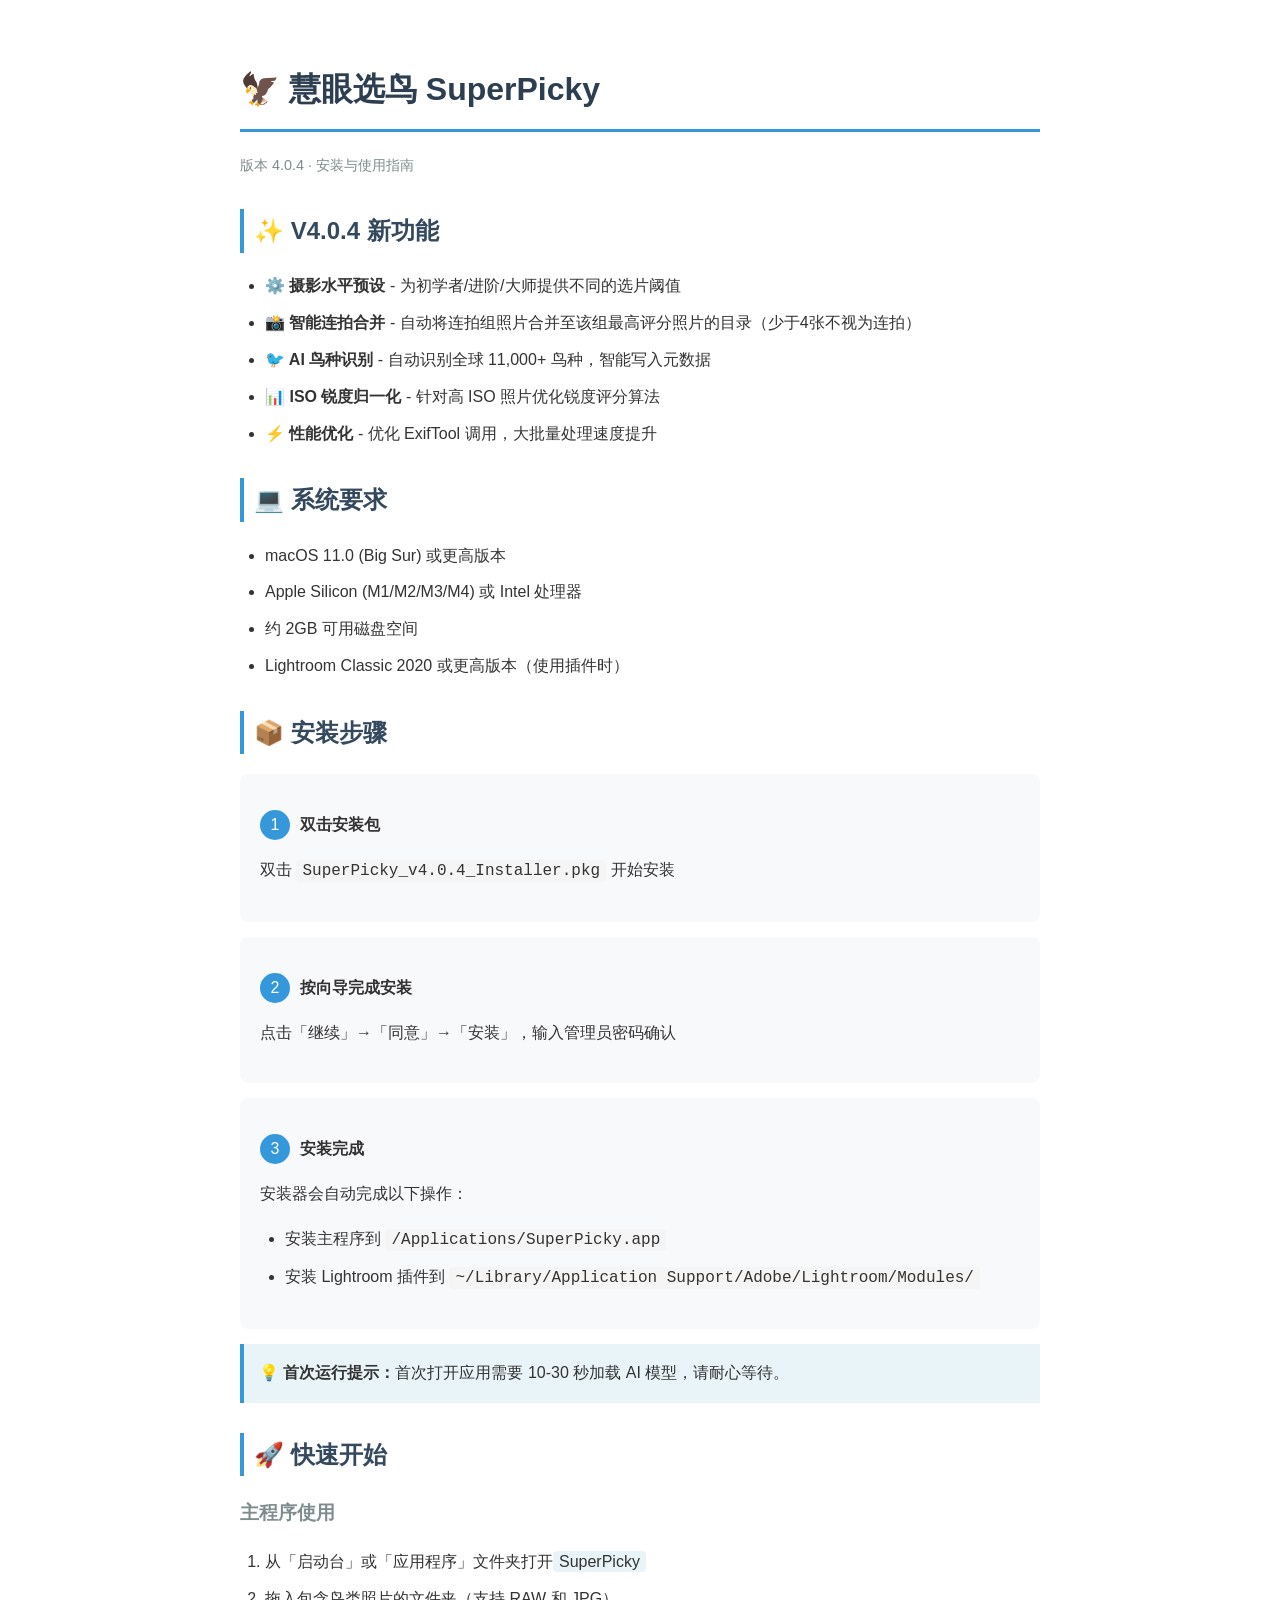
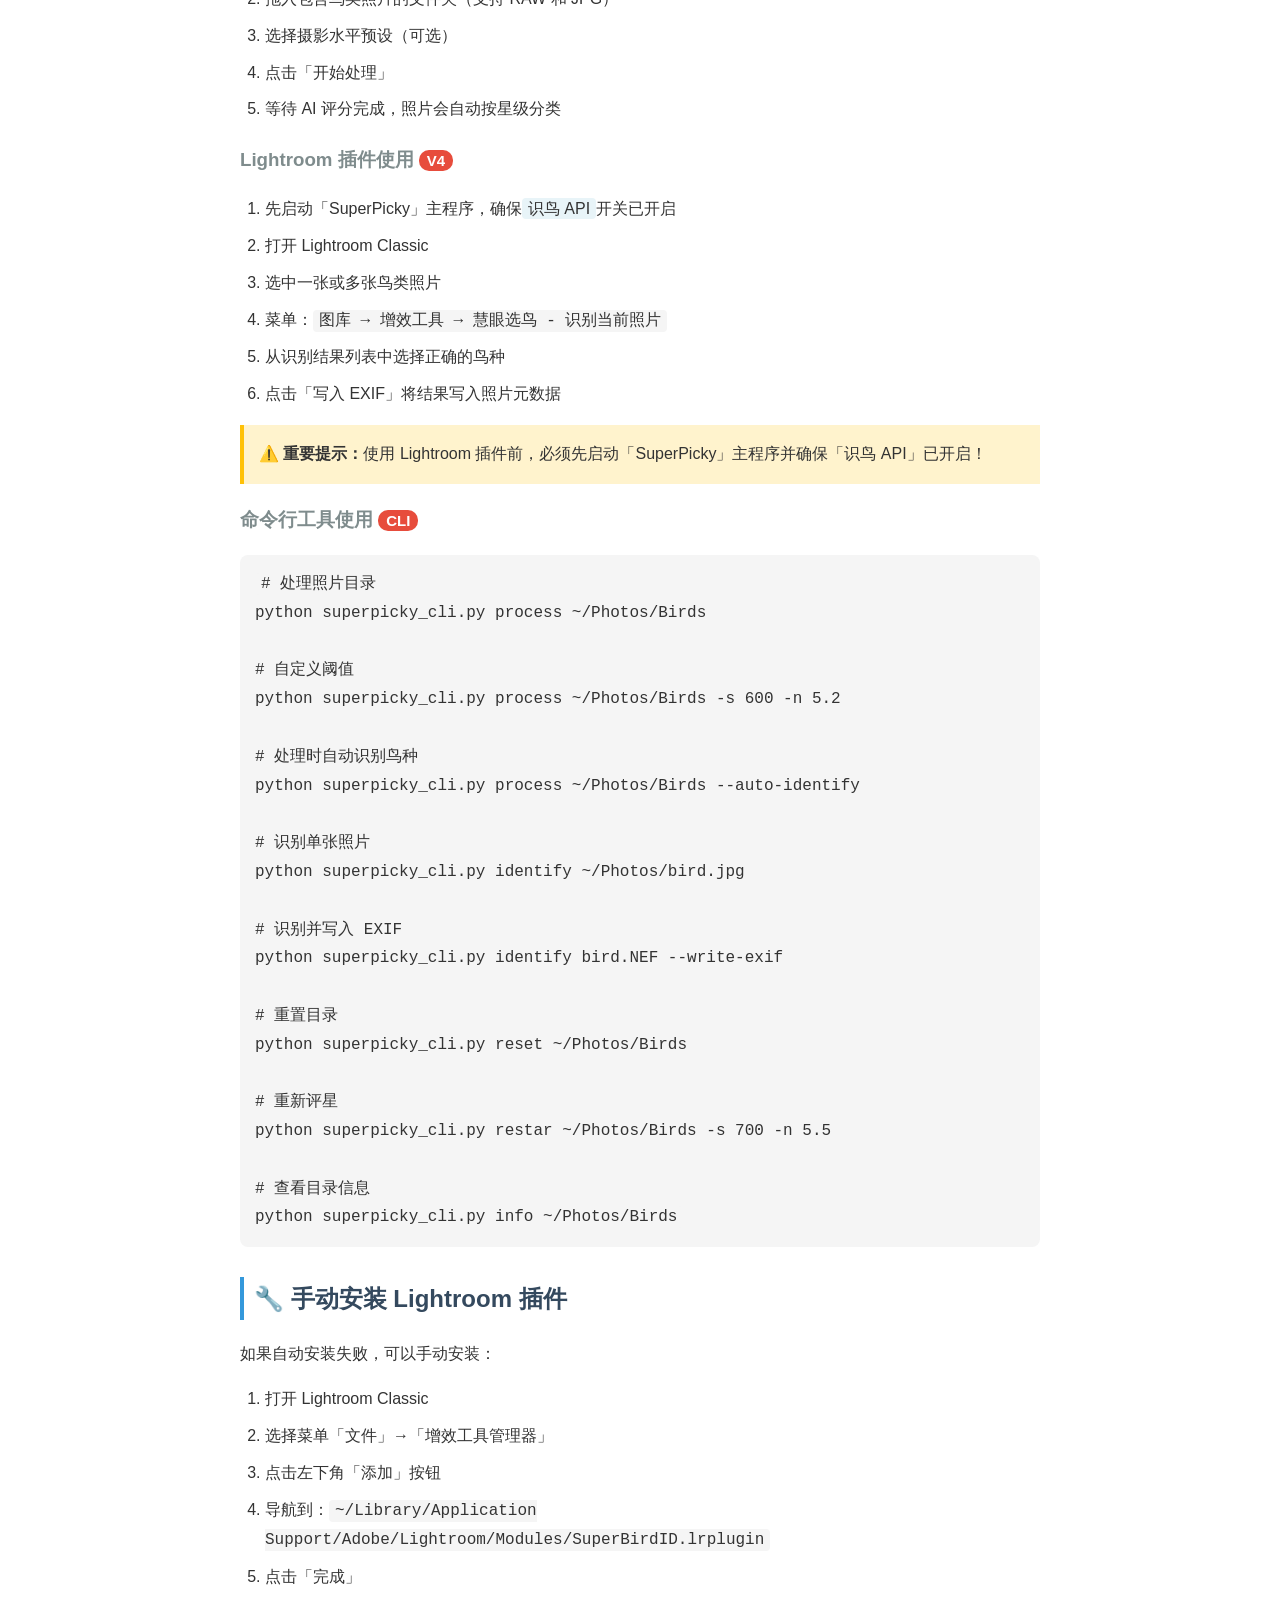
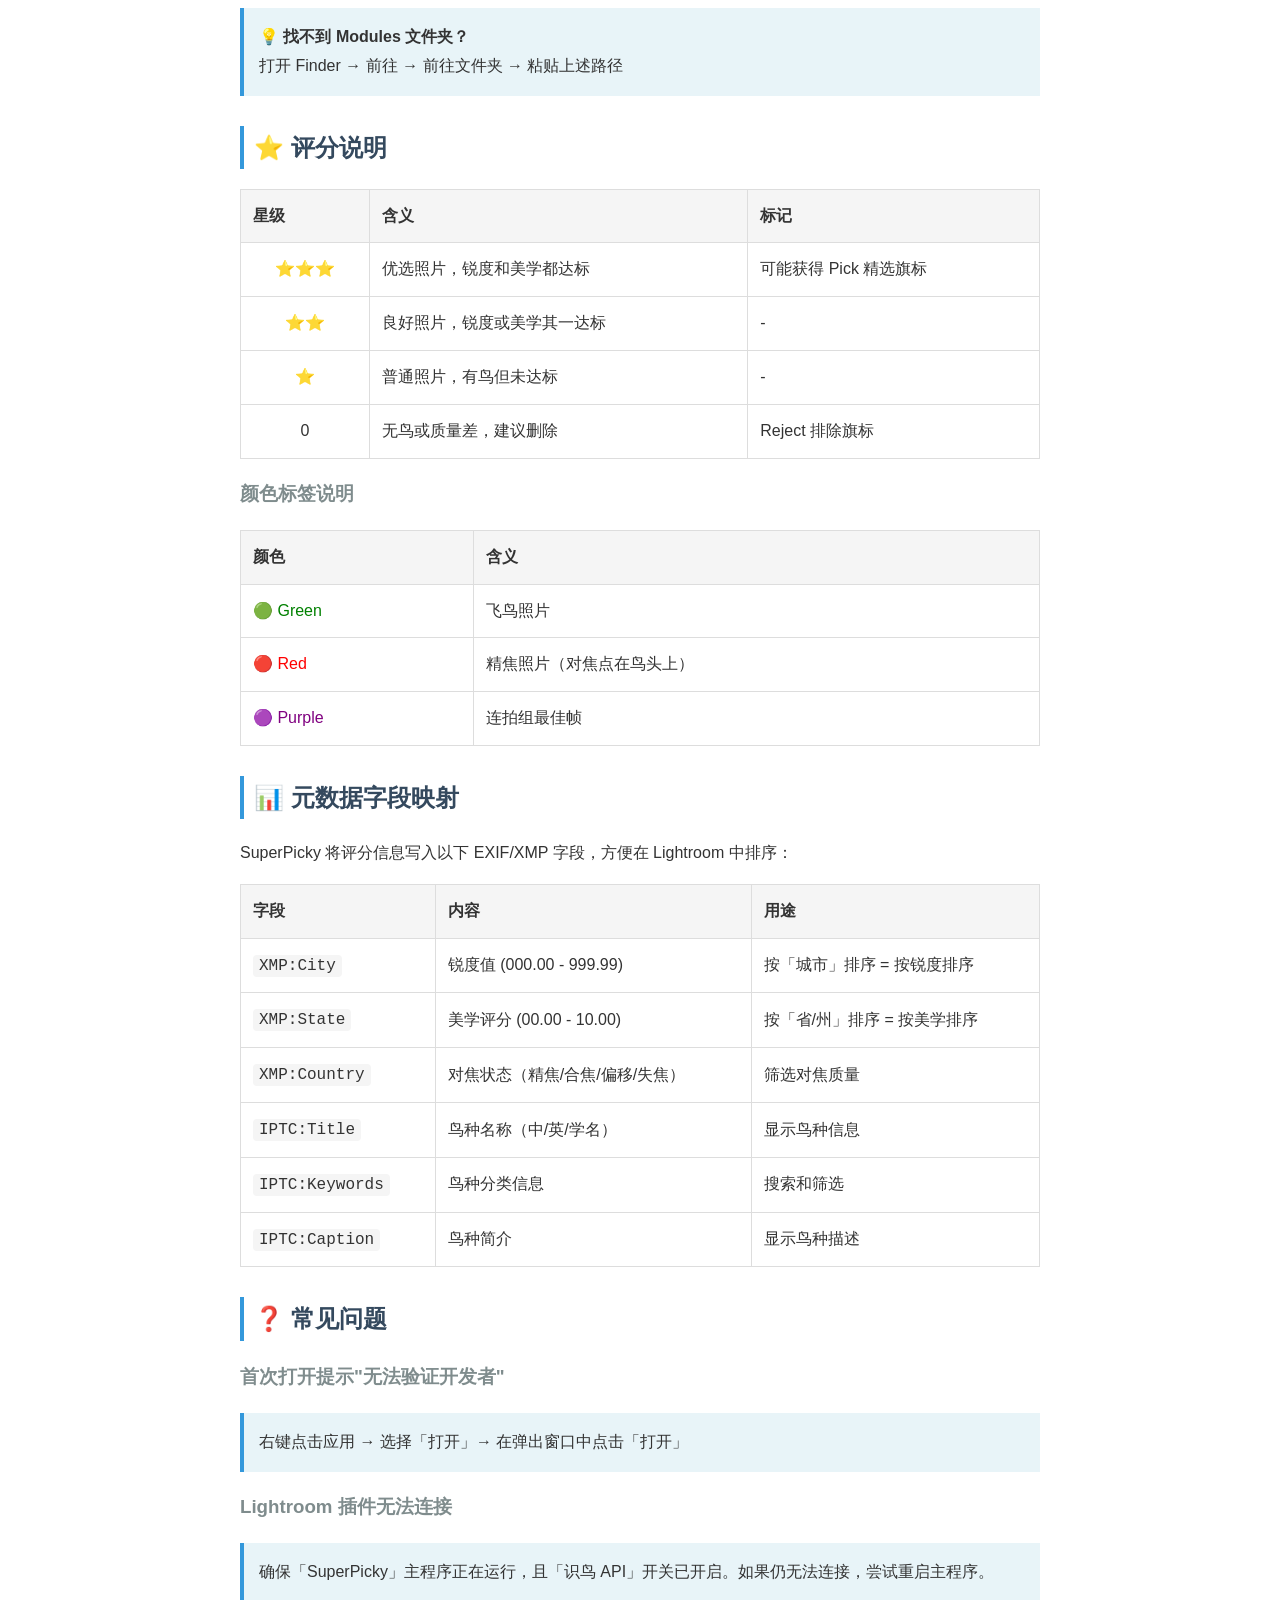
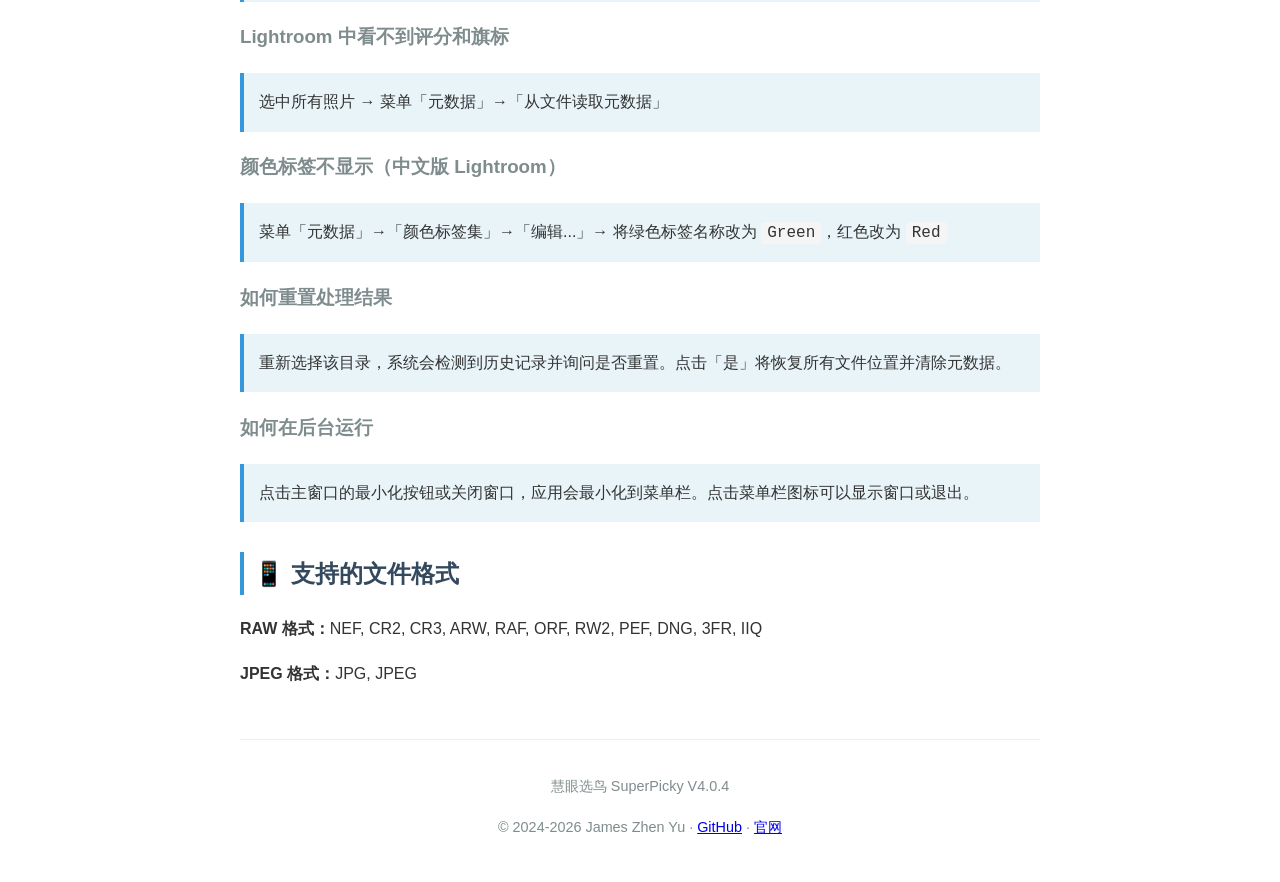
<file: archive/安装指南_v4.0.4.html>
<!DOCTYPE html>
<html lang="zh-CN">

<head>
    <meta charset="utf-8">
    <title>慧眼选鸟 SuperPicky V4.0.4 安装与使用指南</title>
    <style>
        @media print {
            body {
                -webkit-print-color-adjust: exact;
            }
        }

        body {
            font-family: -apple-system, "PingFang SC", "Microsoft YaHei", sans-serif;
            max-width: 800px;
            margin: 0 auto;
            padding: 40px 20px;
            line-height: 1.8;
            color: #333;
        }

        h1 {
            color: #2c3e50;
            border-bottom: 3px solid #3498db;
            padding-bottom: 10px;
        }

        h2 {
            color: #34495e;
            margin-top: 30px;
            border-left: 4px solid #3498db;
            padding-left: 10px;
        }

        h3 {
            color: #7f8c8d;
        }

        .version {
            color: #7f8c8d;
            font-size: 0.9em;
        }

        .highlight {
            background: #e8f4f8;
            padding: 2px 6px;
            border-radius: 4px;
        }

        .warning {
            background: #fff3cd;
            border-left: 4px solid #ffc107;
            padding: 15px;
            margin: 15px 0;
        }

        .info {
            background: #e8f4f8;
            border-left: 4px solid #3498db;
            padding: 15px;
            margin: 15px 0;
        }

        .success {
            background: #d4edda;
            border-left: 4px solid #28a745;
            padding: 15px;
            margin: 15px 0;
        }

        code {
            background: #f5f5f5;
            padding: 2px 6px;
            border-radius: 4px;
            font-family: Monaco, Consolas, monospace;
        }

        pre {
            background: #f5f5f5;
            padding: 15px;
            border-radius: 8px;
            overflow-x: auto;
        }

        ul,
        ol {
            padding-left: 25px;
        }

        li {
            margin: 8px 0;
        }

        .step {
            background: #f8f9fa;
            border-radius: 8px;
            padding: 20px;
            margin: 15px 0;
        }

        .step-num {
            display: inline-block;
            width: 30px;
            height: 30px;
            background: #3498db;
            color: white;
            text-align: center;
            line-height: 30px;
            border-radius: 50%;
            margin-right: 10px;
        }

        footer {
            margin-top: 50px;
            padding-top: 20px;
            border-top: 1px solid #eee;
            color: #7f8c8d;
            font-size: 0.9em;
            text-align: center;
        }

        .new-badge {
            background: #e74c3c;
            color: white;
            padding: 2px 8px;
            border-radius: 10px;
            font-size: 0.8em;
        }

        table {
            width: 100%;
            border-collapse: collapse;
            margin: 15px 0;
        }

        th,
        td {
            padding: 12px;
            border: 1px solid #ddd;
            text-align: left;
        }

        th {
            background: #f5f5f5;
        }
    </style>
</head>

<body>
    <h1>🦅 慧眼选鸟 SuperPicky</h1>
    <p class="version">版本 4.0.4 · 安装与使用指南</p>

    <h2>✨ V4.0.4 新功能</h2>
    <ul>
        <li><strong>⚙️ 摄影水平预设</strong> - 为初学者/进阶/大师提供不同的选片阈值</li>
        <li><strong>📸 智能连拍合并</strong> - 自动将连拍组照片合并至该组最高评分照片的目录（少于4张不视为连拍）</li>
        <li><strong>🐦 AI 鸟种识别</strong> - 自动识别全球 11,000+ 鸟种，智能写入元数据</li>
        <li><strong>📊 ISO 锐度归一化</strong> - 针对高 ISO 照片优化锐度评分算法</li>
        <li><strong>⚡️ 性能优化</strong> - 优化 ExifTool 调用，大批量处理速度提升</li>
    </ul>

    <h2>💻 系统要求</h2>
    <ul>
        <li>macOS 11.0 (Big Sur) 或更高版本</li>
        <li>Apple Silicon (M1/M2/M3/M4) 或 Intel 处理器</li>
        <li>约 2GB 可用磁盘空间</li>
        <li>Lightroom Classic 2020 或更高版本（使用插件时）</li>
    </ul>

    <h2>📦 安装步骤</h2>

    <div class="step">
        <p><span class="step-num">1</span><strong>双击安装包</strong></p>
        <p>双击 <code>SuperPicky_v4.0.4_Installer.pkg</code> 开始安装</p>
    </div>

    <div class="step">
        <p><span class="step-num">2</span><strong>按向导完成安装</strong></p>
        <p>点击「继续」→「同意」→「安装」，输入管理员密码确认</p>
    </div>

    <div class="step">
        <p><span class="step-num">3</span><strong>安装完成</strong></p>
        <p>安装器会自动完成以下操作：</p>
        <ul>
            <li>安装主程序到 <code>/Applications/SuperPicky.app</code></li>
            <li>安装 Lightroom 插件到 <code>~/Library/Application Support/Adobe/Lightroom/Modules/</code></li>
        </ul>
    </div>

    <div class="info">
        <strong>💡 首次运行提示：</strong>首次打开应用需要 10-30 秒加载 AI 模型，请耐心等待。
    </div>

    <h2>🚀 快速开始</h2>

    <h3>主程序使用</h3>
    <ol>
        <li>从「启动台」或「应用程序」文件夹打开<span class="highlight">SuperPicky</span></li>
        <li>拖入包含鸟类照片的文件夹（支持 RAW 和 JPG）</li>
        <li>选择摄影水平预设（可选）</li>
        <li>点击「开始处理」</li>
        <li>等待 AI 评分完成，照片会自动按星级分类</li>
    </ol>

    <h3>Lightroom 插件使用 <span class="new-badge">V4</span></h3>
    <ol>
        <li>先启动「SuperPicky」主程序，确保<span class="highlight">识鸟 API</span>开关已开启</li>
        <li>打开 Lightroom Classic</li>
        <li>选中一张或多张鸟类照片</li>
        <li>菜单：<code>图库 → 增效工具 → 慧眼选鸟 - 识别当前照片</code></li>
        <li>从识别结果列表中选择正确的鸟种</li>
        <li>点击「写入 EXIF」将结果写入照片元数据</li>
    </ol>

    <div class="warning">
        <strong>⚠️ 重要提示：</strong>使用 Lightroom 插件前，必须先启动「SuperPicky」主程序并确保「识鸟 API」已开启！
    </div>

    <h3>命令行工具使用 <span class="new-badge">CLI</span></h3>
    <pre><code># 处理照片目录
python superpicky_cli.py process ~/Photos/Birds

# 自定义阈值
python superpicky_cli.py process ~/Photos/Birds -s 600 -n 5.2

# 处理时自动识别鸟种
python superpicky_cli.py process ~/Photos/Birds --auto-identify

# 识别单张照片
python superpicky_cli.py identify ~/Photos/bird.jpg

# 识别并写入 EXIF
python superpicky_cli.py identify bird.NEF --write-exif

# 重置目录
python superpicky_cli.py reset ~/Photos/Birds

# 重新评星
python superpicky_cli.py restar ~/Photos/Birds -s 700 -n 5.5

# 查看目录信息
python superpicky_cli.py info ~/Photos/Birds</code></pre>

    <h2>🔧 手动安装 Lightroom 插件</h2>
    <p>如果自动安装失败，可以手动安装：</p>
    <ol>
        <li>打开 Lightroom Classic</li>
        <li>选择菜单「文件」→「增效工具管理器」</li>
        <li>点击左下角「添加」按钮</li>
        <li>导航到：<code>~/Library/Application Support/Adobe/Lightroom/Modules/SuperBirdID.lrplugin</code></li>
        <li>点击「完成」</li>
    </ol>

    <div class="info">
        <strong>💡 找不到 Modules 文件夹？</strong><br>
        打开 Finder → 前往 → 前往文件夹 → 粘贴上述路径
    </div>

    <h2>⭐ 评分说明</h2>
    <table>
        <tr>
            <th>星级</th>
            <th>含义</th>
            <th>标记</th>
        </tr>
        <tr>
            <td style="text-align: center;">⭐⭐⭐</td>
            <td>优选照片，锐度和美学都达标</td>
            <td>可能获得 Pick 精选旗标</td>
        </tr>
        <tr>
            <td style="text-align: center;">⭐⭐</td>
            <td>良好照片，锐度或美学其一达标</td>
            <td>-</td>
        </tr>
        <tr>
            <td style="text-align: center;">⭐</td>
            <td>普通照片，有鸟但未达标</td>
            <td>-</td>
        </tr>
        <tr>
            <td style="text-align: center;">0</td>
            <td>无鸟或质量差，建议删除</td>
            <td>Reject 排除旗标</td>
        </tr>
    </table>

    <h3>颜色标签说明</h3>
    <table>
        <tr>
            <th>颜色</th>
            <th>含义</th>
        </tr>
        <tr>
            <td style="color: green;">🟢 Green</td>
            <td>飞鸟照片</td>
        </tr>
        <tr>
            <td style="color: red;">🔴 Red</td>
            <td>精焦照片（对焦点在鸟头上）</td>
        </tr>
        <tr>
            <td style="color: purple;">🟣 Purple</td>
            <td>连拍组最佳帧</td>
        </tr>
    </table>

    <h2>📊 元数据字段映射</h2>
    <p>SuperPicky 将评分信息写入以下 EXIF/XMP 字段，方便在 Lightroom 中排序：</p>
    <table>
        <tr>
            <th>字段</th>
            <th>内容</th>
            <th>用途</th>
        </tr>
        <tr>
            <td><code>XMP:City</code></td>
            <td>锐度值 (000.00 - 999.99)</td>
            <td>按「城市」排序 = 按锐度排序</td>
        </tr>
        <tr>
            <td><code>XMP:State</code></td>
            <td>美学评分 (00.00 - 10.00)</td>
            <td>按「省/州」排序 = 按美学排序</td>
        </tr>
        <tr>
            <td><code>XMP:Country</code></td>
            <td>对焦状态（精焦/合焦/偏移/失焦）</td>
            <td>筛选对焦质量</td>
        </tr>
        <tr>
            <td><code>IPTC:Title</code></td>
            <td>鸟种名称（中/英/学名）</td>
            <td>显示鸟种信息</td>
        </tr>
        <tr>
            <td><code>IPTC:Keywords</code></td>
            <td>鸟种分类信息</td>
            <td>搜索和筛选</td>
        </tr>
        <tr>
            <td><code>IPTC:Caption</code></td>
            <td>鸟种简介</td>
            <td>显示鸟种描述</td>
        </tr>
    </table>

    <h2>❓ 常见问题</h2>

    <h3>首次打开提示"无法验证开发者"</h3>
    <div class="info">
        右键点击应用 → 选择「打开」→ 在弹出窗口中点击「打开」
    </div>

    <h3>Lightroom 插件无法连接</h3>
    <div class="info">
        确保「SuperPicky」主程序正在运行，且「识鸟 API」开关已开启。如果仍无法连接，尝试重启主程序。
    </div>

    <h3>Lightroom 中看不到评分和旗标</h3>
    <div class="info">
        选中所有照片 → 菜单「元数据」→「从文件读取元数据」
    </div>

    <h3>颜色标签不显示（中文版 Lightroom）</h3>
    <div class="info">
        菜单「元数据」→「颜色标签集」→「编辑...」→ 将绿色标签名称改为 <code>Green</code>，红色改为 <code>Red</code>
    </div>

    <h3>如何重置处理结果</h3>
    <div class="info">
        重新选择该目录，系统会检测到历史记录并询问是否重置。点击「是」将恢复所有文件位置并清除元数据。
    </div>

    <h3>如何在后台运行</h3>
    <div class="info">
        点击主窗口的最小化按钮或关闭窗口，应用会最小化到菜单栏。点击菜单栏图标可以显示窗口或退出。
    </div>

    <h2>📱 支持的文件格式</h2>
    <p><strong>RAW 格式：</strong>NEF, CR2, CR3, ARW, RAF, ORF, RW2, PEF, DNG, 3FR, IIQ</p>
    <p><strong>JPEG 格式：</strong>JPG, JPEG</p>

    <footer>
        <p>慧眼选鸟 SuperPicky V4.0.4</p>
        <p>© 2024-2026 James Zhen Yu · <a href="https://github.com/jamesphotography/SuperPicky">GitHub</a> · <a
                href="https://superpicky.jamesphotography.com.au/">官网</a></p>
    </footer>
</body>

</html>
</file>
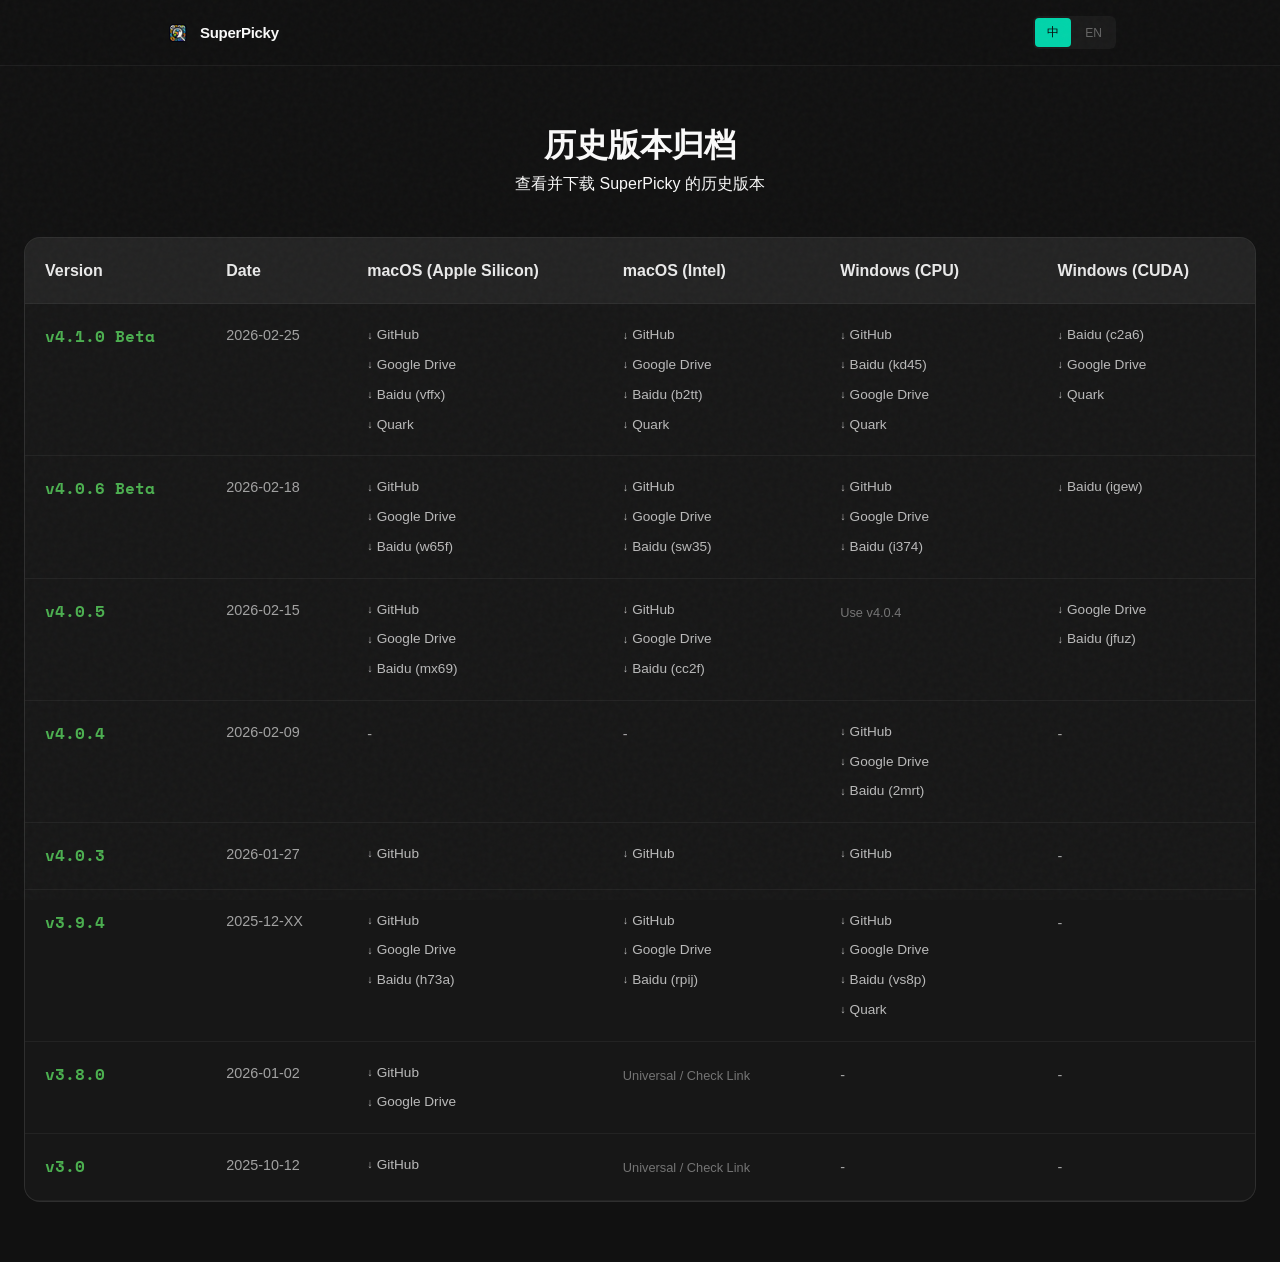
<file: docs/downloads.html>
<!DOCTYPE html>
<html lang="zh-CN" data-lang="cn">

<head>
    <meta charset="UTF-8">
    <meta name="viewport" content="width=device-width, initial-scale=1.0">
    <title>Download Archive - SuperPicky</title>
    <link rel="stylesheet" href="css/style.css">
    <link rel="icon" href="img/icon.png" type="image/png">
    <link rel="preconnect" href="https://fonts.googleapis.com">
    <link rel="preconnect" href="https://fonts.gstatic.com" crossorigin>
    <link href="https://fonts.googleapis.com/css2?family=Space+Mono:wght@400;700&display=swap" rel="stylesheet">
    <style>
        .archive-container {
            max-width: 1400px;
            margin: 120px auto 60px;
            padding: 0 24px;
        }

        .archive-header {
            margin-bottom: 40px;
            text-align: center;
        }

        .archive-table-wrapper {
            background: rgba(26, 26, 26, 0.8);
            border: 1px solid rgba(255, 255, 255, 0.1);
            border-radius: 16px;
            overflow-x: auto;
            backdrop-filter: blur(10px);
        }

        .archive-table {
            width: 100%;
            border-collapse: collapse;
            min-width: 1000px;
        }

        .archive-table th,
        .archive-table td {
            padding: 20px;
            text-align: left;
            border-bottom: 1px solid rgba(255, 255, 255, 0.05);
            vertical-align: top;
        }

        .archive-table th {
            background: rgba(255, 255, 255, 0.05);
            font-weight: 700;
            color: rgba(255, 255, 255, 0.9);
            white-space: nowrap;
        }

        .archive-table tr:hover {
            background: rgba(255, 255, 255, 0.02);
        }

        .version-cell {
            font-family: 'Space Mono', monospace;
            font-weight: 700;
            color: #4CAF50;
            white-space: nowrap;
        }

        .date-cell {
            color: rgba(255, 255, 255, 0.6);
            font-size: 0.9em;
            white-space: nowrap;
        }

        .platform-cell {
            min-width: 180px;
        }

        .download-link-group {
            display: flex;
            flex-direction: column;
            gap: 8px;
            font-size: 0.85em;
        }

        .dl-link {
            display: inline-flex;
            align-items: center;
            color: rgba(255, 255, 255, 0.7);
            text-decoration: none;
            transition: color 0.2s;
        }

        .dl-link:hover {
            color: #4CAF50;
        }

        .dl-link::before {
            content: "↓";
            margin-right: 4px;
            font-size: 0.8em;
        }

        .note {
            font-size: 0.8em;
            color: rgba(255, 255, 255, 0.4);
            margin-top: 4px;
            display: block;
        }
    </style>
</head>

<body>
    <div class="grain"></div>

    <header>
        <div class="header-inner">
            <a href="index.html" class="logo">
                <img src="img/icon.png" alt="SuperPicky">
                <span>SuperPicky</span>
            </a>
            <div class="lang-switch">
                <button class="lang-btn active" onclick="setLang('cn')">中</button>
                <button class="lang-btn" onclick="setLang('en')">EN</button>
            </div>
        </div>
    </header>

    <div class="archive-container">
        <div class="archive-header">
            <h1>
                <span class="lang-cn">历史版本归档</span>
                <span class="lang-en">Download Archive</span>
            </h1>
            <p>
                <span class="lang-cn">查看并下载 SuperPicky 的历史版本</span>
                <span class="lang-en">View and download previous versions of SuperPicky</span>
            </p>
        </div>

        <div class="archive-table-wrapper">
            <table class="archive-table">
                <thead>
                    <tr>
                        <th>Version</th>
                        <th>Date</th>
                        <th>macOS (Apple Silicon)</th>
                        <th>macOS (Intel)</th>
                        <th>Windows (CPU)</th>
                        <th>Windows (CUDA)</th>
                    </tr>
                </thead>
                <tbody>
                    <!-- v4.1.0 -->
                    <tr>
                        <td class="version-cell">v4.1.0 Beta</td>
                        <td class="date-cell">2026-02-25</td>
                        <td class="platform-cell">
                            <div class="download-link-group">
                                <a href="https://github.com/jamesphotography/SuperPicky/releases/download/v4.1.0/SuperPicky_v4.1.0.dmg"
                                    class="dl-link" target="_blank">GitHub</a>
                                <a href="https://drive.google.com/file/d/1b_-GZOVO1VNrxIchGjIQ7-Sdd0TLfAFJ/view?usp=sharing"
                                    class="dl-link" target="_blank">Google Drive</a>
                                <a href="https://pan.baidu.com/s/1GPoCea9zmdVWAu9QbGawlQ?pwd=vffx" class="dl-link"
                                    target="_blank">Baidu (vffx)</a>
                                <a href="https://pan.quark.cn/s/46cf8ec8f063" class="dl-link" target="_blank">Quark</a>
                            </div>
                        </td>
                        <td class="platform-cell">
                            <div class="download-link-group">
                                <a href="https://github.com/jamesphotography/SuperPicky/releases/download/v4.1.0/SuperPicky_v4.1.0_Intel.dmg"
                                    class="dl-link" target="_blank">GitHub</a>
                                <a href="https://drive.google.com/file/d/1igArTfwPdpNmBcaehx4aEt4aYv8Yi04Z/view?usp=sharing"
                                    class="dl-link" target="_blank">Google Drive</a>
                                <a href="https://pan.baidu.com/s/19yQiz655ebZwb2x4jM-75Q?pwd=b2tt" class="dl-link"
                                    target="_blank">Baidu (b2tt)</a>
                                <a href="https://pan.quark.cn/s/33751818ac71" class="dl-link" target="_blank">Quark</a>
                            </div>
                        </td>
                        <td class="platform-cell">
                            <div class="download-link-group">
                                <a href="https://github.com/jamesphotography/SuperPicky/releases/download/v4.1.0/SuperPicky_4.1.0_Win64_CPU.zip"
                                    class="dl-link" target="_blank">GitHub</a>
                                <a href="https://pan.baidu.com/s/1krjIG3rsSbUUI4PeVUh2Iw?pwd=kd45" class="dl-link"
                                    target="_blank">Baidu (kd45)</a>
                                <a href="https://drive.google.com/file/d/1UHFUqGt3q-6hXYzZCeR9cUEmkniL48A4/view?usp=sharing"
                                    class="dl-link" target="_blank">Google Drive</a>
                                <a href="https://pan.quark.cn/s/462025bd8b3a" class="dl-link" target="_blank">Quark</a>
                            </div>
                        </td>
                        <td class="platform-cell">
                            <div class="download-link-group">
                                <a href="https://pan.baidu.com/s/1XBaGXPim_WzjpNBgG-altg?pwd=c2a6" class="dl-link"
                                    target="_blank">Baidu (c2a6)</a>
                                <a href="https://drive.google.com/file/d/1IKSxB3KbQdDO7VhnsGnHjOb2EgqZIgSB/view?usp=sharing"
                                    class="dl-link" target="_blank">Google Drive</a>
                                <a href="https://pan.quark.cn/s/d15276717367" class="dl-link" target="_blank">Quark</a>
                            </div>
                        </td>
                    </tr>
                    <!-- v4.0.6 -->
                    <tr>
                        <td class="version-cell">v4.0.6 Beta</td>
                        <td class="date-cell">2026-02-18</td>
                        <td class="platform-cell">
                            <div class="download-link-group">
                                <a href="https://github.com/jamesphotography/SuperPicky/releases/download/v4.0.6/SuperPicky_v4.0.6.dmg"
                                    class="dl-link" target="_blank">GitHub</a>
                                <a href="https://drive.google.com/file/d/1nC4BUlSTSmXR-zKtZfw80ylEbb5GIT56/view?usp=sharing"
                                    class="dl-link" target="_blank">Google Drive</a>
                                <a href="https://pan.baidu.com/s/1sVjLG0TWhKDrhipNiKr51A?pwd=w65f" class="dl-link"
                                    target="_blank">Baidu (w65f)</a>
                            </div>
                        </td>
                        <td class="platform-cell">
                            <div class="download-link-group">
                                <a href="https://github.com/jamesphotography/SuperPicky/releases/download/v4.0.6/SuperPicky_v4.0.6_Intel.dmg"
                                    class="dl-link" target="_blank">GitHub</a>
                                <a href="https://drive.google.com/file/d/12lQhMTRXEnNO_nalIp9K0cIJAFtFuWlT/view?usp=sharing"
                                    class="dl-link" target="_blank">Google Drive</a>
                                <a href="https://pan.baidu.com/s/1oz_tZc7BARktJsVcAwSs9g?pwd=sw35" class="dl-link"
                                    target="_blank">Baidu (sw35)</a>
                            </div>
                        </td>
                        <td class="platform-cell">
                            <div class="download-link-group">
                                <a href="https://github.com/jamesphotography/SuperPicky/releases/download/v4.0.6/SuperPicky_4.0.6_Win64_CPU.zip"
                                    class="dl-link" target="_blank">GitHub</a>
                                <a href="https://drive.google.com/file/d/1m-IEASCsAa3Znertanw1NcbX3IKKi2M3/view?usp=sharing"
                                    class="dl-link" target="_blank">Google Drive</a>
                                <a href="https://pan.baidu.com/s/1HXyen1PSOv46H5roNtTSTA?pwd=i374" class="dl-link"
                                    target="_blank">Baidu (i374)</a>
                            </div>
                        </td>
                        <td class="platform-cell">
                            <div class="download-link-group">
                                <a href="https://pan.baidu.com/s/1UUfnal8rT2Mizkdcs0xpwg?pwd=igew" class="dl-link"
                                    target="_blank">Baidu (igew)</a>
                            </div>
                        </td>
                    </tr>
                    <!-- v4.0.5 -->
                    <tr>
                        <td class="version-cell">v4.0.5</td>
                        <td class="date-cell">2026-02-15</td>
                        <td class="platform-cell">
                            <div class="download-link-group">
                                <a href="https://github.com/jamesphotography/SuperPicky/releases/download/v4.0.5/SuperPicky_arm64_V4.0.5.dmg"
                                    class="dl-link" target="_blank">GitHub</a>
                                <a href="https://drive.google.com/file/d/1ykFNcV9rOpp_w04lOer0dyel7chGkS_Q/view?usp=sharing"
                                    class="dl-link" target="_blank">Google Drive</a>
                                <a href="https://pan.baidu.com/s/1QcBZvhwYn0W2n_vkA4gNaA?pwd=mx69" class="dl-link"
                                    target="_blank">Baidu (mx69)</a>
                            </div>
                        </td>
                        <td class="platform-cell">
                            <div class="download-link-group">
                                <a href="https://github.com/jamesphotography/SuperPicky/releases/download/v4.0.5/SuperPicky_v4.0.5_Intel.dmg"
                                    class="dl-link" target="_blank">GitHub</a>
                                <a href="https://drive.google.com/file/d/1mYN8FS3xfgSWm7l1dMIA9UfPBCmWbNG7/view?usp=sharing"
                                    class="dl-link" target="_blank">Google Drive</a>
                                <a href="https://pan.baidu.com/s/1fQ8Wjq0oq1K9GmQTQS7rZA?pwd=cc2f" class="dl-link"
                                    target="_blank">Baidu (cc2f)</a>
                            </div>
                        </td>
                        <td class="platform-cell"><span class="note">Use v4.0.4</span></td>
                        <td class="platform-cell">
                            <div class="download-link-group">
                                <a href="https://drive.google.com/file/d/17-dFw2pZKXn53zmYAZ7HQNHTyndCT76E/view?usp=drive_link"
                                    class="dl-link" target="_blank">Google Drive</a>
                                <a href="https://pan.baidu.com/s/14tnSXnI2LIeZf4egu4xxNg?pwd=jfuz" class="dl-link"
                                    target="_blank">Baidu (jfuz)</a>
                            </div>
                        </td>
                    </tr>
                    <!-- v4.0.4 -->
                    <tr>
                        <td class="version-cell">v4.0.4</td>
                        <td class="date-cell">2026-02-09</td>
                        <td class="platform-cell"><span class="date-cell">-</span></td>
                        <td class="platform-cell"><span class="date-cell">-</span></td>
                        <td class="platform-cell">
                            <div class="download-link-group">
                                <a href="https://github.com/jamesphotography/SuperPicky/releases/download/v4.0.4/SuperPicky4.0.4_Win64_No_CUDA.zip"
                                    class="dl-link" target="_blank">GitHub</a>
                                <a href="https://drive.google.com/file/d/1QWfDsb4L7wMoUoo17p6iiW1L9Lf-OAEv/view?usp=sharing"
                                    class="dl-link" target="_blank">Google Drive</a>
                                <a href="https://pan.baidu.com/s/1zhWtMwAzthrLAeKxKf4SZw?pwd=2mrt" class="dl-link"
                                    target="_blank">Baidu (2mrt)</a>
                            </div>
                        </td>
                        <td class="platform-cell"><span class="date-cell">-</span></td>
                    </tr>
                    <!-- v4.0.3 -->
                    <tr>
                        <td class="version-cell">v4.0.3</td>
                        <td class="date-cell">2026-01-27</td>
                        <td class="platform-cell">
                            <div class="download-link-group">
                                <a href="https://github.com/jamesphotography/SuperPicky/releases/download/v4.0.3/SuperPicky_arm64_V4.0.3.dmg"
                                    class="dl-link" target="_blank">GitHub</a>
                            </div>
                        </td>
                        <td class="platform-cell">
                            <div class="download-link-group">
                                <a href="https://github.com/jamesphotography/SuperPicky/releases/download/v4.0.3/SuperPicky_v4.0.3_Intel.dmg"
                                    class="dl-link" target="_blank">GitHub</a>
                            </div>
                        </td>
                        <td class="platform-cell">
                            <div class="download-link-group">
                                <a href="https://github.com/jamesphotography/SuperPicky/releases/download/v4.0.3/SuperPicky_Win_v4.0.3_CPU.zip"
                                    class="dl-link" target="_blank">GitHub</a>
                            </div>
                        </td>
                        <td class="platform-cell"><span class="date-cell">-</span></td>
                    </tr>
                    <!-- v3.9.4 -->
                    <tr>
                        <td class="version-cell">v3.9.4</td>
                        <td class="date-cell">2025-12-XX</td>
                        <td class="platform-cell">
                            <div class="download-link-group">
                                <a href="https://github.com/jamesphotography/SuperPicky/releases/download/v3.9.4/SuperPicky_v3.9.4_arm64.dmg"
                                    class="dl-link">GitHub</a>
                                <a href="https://drive.google.com/open?id=14xve-1d14Ieb2sfVf4thd6-pv4O9af3a"
                                    class="dl-link">Google Drive</a>
                                <a href="https://pan.baidu.com/s/12qwZTAKymHjFzUnOLcYzvA?pwd=h73a" class="dl-link">Baidu
                                    (h73a)</a>
                            </div>
                        </td>
                        <td class="platform-cell">
                            <div class="download-link-group">
                                <a href="https://github.com/jamesphotography/SuperPicky/releases/download/v3.9.4/SuperPicky_v3.9.4_x64.dmg"
                                    class="dl-link">GitHub</a>
                                <a href="https://drive.google.com/file/d/1ljvJU5f8wV9DNtQ3HxoXqlv-UyQc7vta/view?usp=sharing"
                                    class="dl-link">Google Drive</a>
                                <a href="https://pan.baidu.com/s/15D6S8CtzoKWpJVhDBhVfzQ?pwd=rpij" class="dl-link">Baidu
                                    (rpij)</a>
                            </div>
                        </td>
                        <td class="platform-cell">
                            <div class="download-link-group">
                                <a href="https://github.com/jamesphotography/SuperPicky/releases/download/v3.9.4/SuperPicky_Win_3.9.4_Lyapunov.zip"
                                    class="dl-link">GitHub</a>
                                <a href="https://drive.google.com/file/d/1vQSifh8Qky7lHDwDD1tipL91gCML_skm/view?usp=sharing"
                                    class="dl-link">Google Drive</a>
                                <a href="https://pan.baidu.com/s/1nVJYvanFHevwAQwveAdVyg?pwd=vs8p" class="dl-link">Baidu
                                    (vs8p)</a>
                                <a href="https://pan.quark.cn/s/42699cdecc87?pwd=Fkf2" class="dl-link">Quark</a>
                            </div>
                        </td>
                        <td class="platform-cell"><span class="date-cell">-</span></td>
                    </tr>
                    <!-- v3.8.0 -->
                    <tr>
                        <td class="version-cell">v3.8.0</td>
                        <td class="date-cell">2026-01-02</td>
                        <td class="platform-cell">
                            <div class="download-link-group">
                                <a href="https://github.com/jamesphotography/SuperPicky/releases/download/v3.8.0/SuperPicky_v3.8.0.dmg"
                                    class="dl-link">GitHub</a>
                                <a href="https://drive.google.com/file/d/1AjuEO9SZxpXdnO08F4Qe0kpqX64a-LsU/view?usp=sharing"
                                    class="dl-link">Google Drive</a>
                            </div>
                        </td>
                        <td class="platform-cell"><span class="note">Universal / Check Link</span></td>
                        <td class="platform-cell"><span class="date-cell">-</span></td>
                        <td class="platform-cell"><span class="date-cell">-</span></td>
                    </tr>
                    <!-- 3.0 -->
                    <tr>
                        <td class="version-cell">v3.0</td>
                        <td class="date-cell">2025-10-12</td>
                        <td class="platform-cell">
                            <div class="download-link-group">
                                <a href="https://github.com/jamesphotography/SuperPicky/releases/download/3.0/SuperPicky_v3.0.dmg"
                                    class="dl-link">GitHub</a>
                            </div>
                        </td>
                        <td class="platform-cell"><span class="note">Universal / Check Link</span></td>
                        <td class="platform-cell"><span class="date-cell">-</span></td>
                        <td class="platform-cell"><span class="date-cell">-</span></td>
                    </tr>
                </tbody>
            </table>
        </div>
    </div>

    <!-- Language Toggle Script -->
    <script>
        function setLang(lang) {
            document.documentElement.setAttribute('data-lang', lang);
            document.querySelectorAll('.lang-btn').forEach(btn => {
                btn.classList.remove('active');
            });
            event.target.classList.add('active');
            localStorage.setItem('lang', lang);
        }

        // Load saved language
        const savedLang = localStorage.getItem('lang') || 'cn';
        document.documentElement.setAttribute('data-lang', savedLang);
        document.addEventListener('DOMContentLoaded', () => {
            document.querySelectorAll('.lang-btn').forEach(btn => {
                const isCN = btn.textContent.includes('中');
                if ((savedLang === 'cn' && isCN) || (savedLang === 'en' && !isCN)) {
                    btn.classList.add('active');
                } else {
                    btn.classList.remove('active');
                }
            });
        });
    </script>
</body>

</html>
</file>
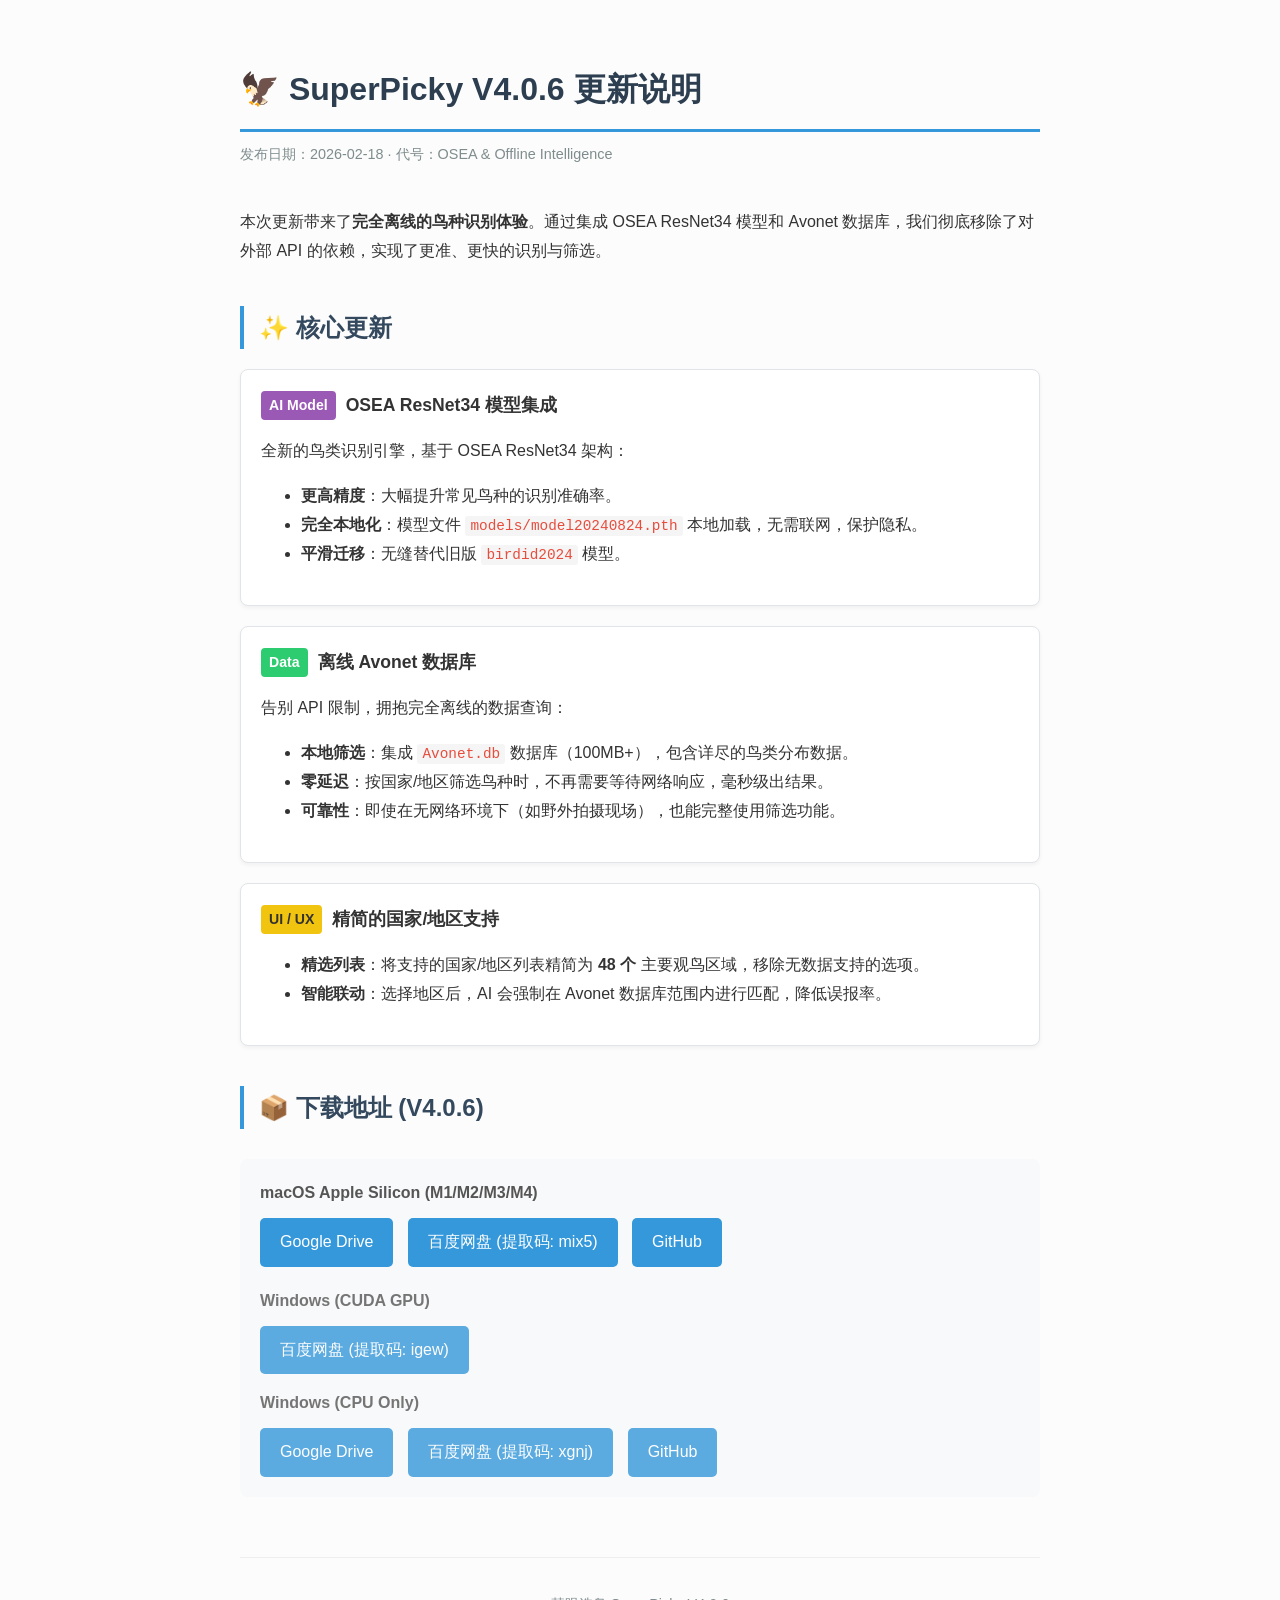
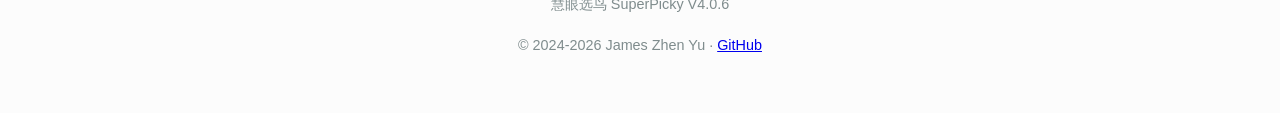
<file: docs/release_notes_v4.0.6.html>
<!DOCTYPE html>
<html lang="zh-CN">

<head>
    <meta charset="utf-8">
    <title>SuperPicky V4.0.6 更新说明</title>
    <style>
        body {
            font-family: -apple-system, "PingFang SC", "Microsoft YaHei", sans-serif;
            max-width: 800px;
            margin: 0 auto;
            padding: 40px 20px;
            line-height: 1.8;
            color: #333;
            background-color: #fcfcfc;
        }

        h1 {
            color: #2c3e50;
            border-bottom: 3px solid #3498db;
            padding-bottom: 10px;
            margin-bottom: 30px;
        }

        h2 {
            color: #34495e;
            margin-top: 40px;
            border-left: 4px solid #3498db;
            padding-left: 15px;
        }

        h3 {
            color: #2c3e50;
            margin-top: 25px;
            font-weight: 600;
        }

        .version-date {
            color: #7f8c8d;
            font-size: 0.9em;
            margin-top: -20px;
            margin-bottom: 40px;
        }

        .feature-box {
            background: #fff;
            border: 1px solid #e1e4e8;
            border-radius: 8px;
            padding: 20px;
            margin: 20px 0;
            box-shadow: 0 2px 4px rgba(0, 0, 0, 0.05);
        }

        .feature-title {
            font-size: 1.1em;
            font-weight: bold;
            color: #333;
            margin-bottom: 10px;
            display: flex;
            align-items: center;
        }

        .badge {
            display: inline-block;
            padding: 2px 8px;
            border-radius: 4px;
            font-size: 0.8em;
            font-weight: bold;
            margin-right: 10px;
            color: white;
        }

        .badge-ai {
            background: #9b59b6;
        }

        .badge-data {
            background: #2ecc71;
        }

        .badge-ui {
            background: #f1c40f;
            color: #333;
        }

        .badge-fix {
            background: #e74c3c;
        }

        .download-btn {
            display: inline-block;
            background: #3498db;
            color: white;
            padding: 10px 20px;
            text-decoration: none;
            border-radius: 5px;
            margin-right: 10px;
            transition: background 0.2s;
        }

        .download-btn:hover {
            background: #2980b9;
        }

        .download-section {
            background: #f8f9fa;
            padding: 20px;
            border-radius: 8px;
            margin-top: 30px;
        }

        code {
            background: #f5f5f5;
            padding: 2px 5px;
            border-radius: 3px;
            font-family: Monaco, monospace;
            font-size: 0.9em;
            color: #e74c3c;
        }

        footer {
            margin-top: 60px;
            padding-top: 20px;
            border-top: 1px solid #eee;
            text-align: center;
            color: #7f8c8d;
            font-size: 0.9em;
        }
    </style>
</head>

<body>
    <h1>🦅 SuperPicky V4.0.6 更新说明</h1>
    <p class="version-date">发布日期：2026-02-18 · 代号：OSEA & Offline Intelligence</p>
    <div class="intro">
        <p>本次更新带来了<strong>完全离线的鸟种识别体验</strong>。通过集成 OSEA ResNet34 模型和 Avonet 数据库，我们彻底移除了对外部 API 的依赖，实现了更准、更快的识别与筛选。</p>
    </div>
    <h2>✨ 核心更新</h2>
    <div class="feature-box">
        <div class="feature-title"><span class="badge badge-ai">AI Model</span> OSEA ResNet34 模型集成</div>
        <p>全新的鸟类识别引擎，基于 OSEA ResNet34 架构：</p>
        <ul>
            <li><strong>更高精度</strong>：大幅提升常见鸟种的识别准确率。</li>
            <li><strong>完全本地化</strong>：模型文件 <code>models/model20240824.pth</code> 本地加载，无需联网，保护隐私。</li>
            <li><strong>平滑迁移</strong>：无缝替代旧版 <code>birdid2024</code> 模型。</li>
        </ul>
    </div>
    <div class="feature-box">
        <div class="feature-title"><span class="badge badge-data">Data</span> 离线 Avonet 数据库</div>
        <p>告别 API 限制，拥抱完全离线的数据查询：</p>
        <ul>
            <li><strong>本地筛选</strong>：集成 <code>Avonet.db</code> 数据库（100MB+），包含详尽的鸟类分布数据。</li>
            <li><strong>零延迟</strong>：按国家/地区筛选鸟种时，不再需要等待网络响应，毫秒级出结果。</li>
            <li><strong>可靠性</strong>：即使在无网络环境下（如野外拍摄现场），也能完整使用筛选功能。</li>
        </ul>
    </div>
    <div class="feature-box">
        <div class="feature-title"><span class="badge badge-ui">UI / UX</span> 精简的国家/地区支持</div>
        <ul>
            <li><strong>精选列表</strong>：将支持的国家/地区列表精简为 <strong>48 个</strong> 主要观鸟区域，移除无数据支持的选项。</li>
            <li><strong>智能联动</strong>：选择地区后，AI 会强制在 Avonet 数据库范围内进行匹配，降低误报率。</li>
        </ul>
    </div>
    <h2>📦 下载地址 (V4.0.6)</h2>
    <div class="download-section">
        <div style="margin-bottom: 20px;">
            <h3 style="margin: 0 0 10px 0; font-size: 1em; color: #555;">macOS Apple Silicon (M1/M2/M3/M4)</h3>
            <a href="https://drive.google.com/file/d/1vwKMcXcZQHYSalOyXg3grOV2wYFu2W8_/view?usp=sharing"
                class="download-btn" target="_blank">Google Drive</a>
            <a href="https://pan.baidu.com/s/1CR1OsRRorAwC0vI5xqw7Rw?pwd=mix5" class="download-btn" target="_blank">百度网盘
                (提取码: mix5)</a>
            <a href="https://github.com/jamesphotography/SuperPicky/releases/download/v4.0.6/SuperPicky_v4.0.6.dmg"
                class="download-btn" target="_blank">GitHub</a>
        </div>

        <div style="opacity: 0.8; margin-top: 15px;">
            <h3 style="margin: 0 0 10px 0; font-size: 1em; color: #555;">Windows (CUDA GPU)</h3>
            <a href="https://pan.baidu.com/s/1UUfnal8rT2Mizkdcs0xpwg?pwd=igew" class="download-btn" target="_blank">百度网盘
                (提取码: igew)</a>
        </div>

        <div style="opacity: 0.8; margin-top: 15px;">
            <h3 style="margin: 0 0 10px 0; font-size: 1em; color: #555;">Windows (CPU Only)</h3>
            <a href="https://drive.google.com/file/d/1m-IEASCsAa3Znertanw1NcbX3IKKi2M3/view?usp=sharing"
                class="download-btn" target="_blank">Google Drive</a>
            <a href="https://pan.baidu.com/s/1VtVnNXJQYKEQw4oo_pZRlw" class="download-btn" target="_blank">百度网盘
                (提取码: xgnj)</a>
            <a href="https://github.com/jamesphotography/SuperPicky/releases/download/v4.0.6/SuperPicky_4.0.6_Win64_CPU.zip"
                class="download-btn" target="_blank">GitHub</a>
        </div>
    </div>
    <footer>
        <p>慧眼选鸟 SuperPicky V4.0.6</p>
        <p>© 2024-2026 James Zhen Yu · <a href="https://github.com/jamesphotography/SuperPicky">GitHub</a></p>
    </footer>
</body>

</html>
</file>
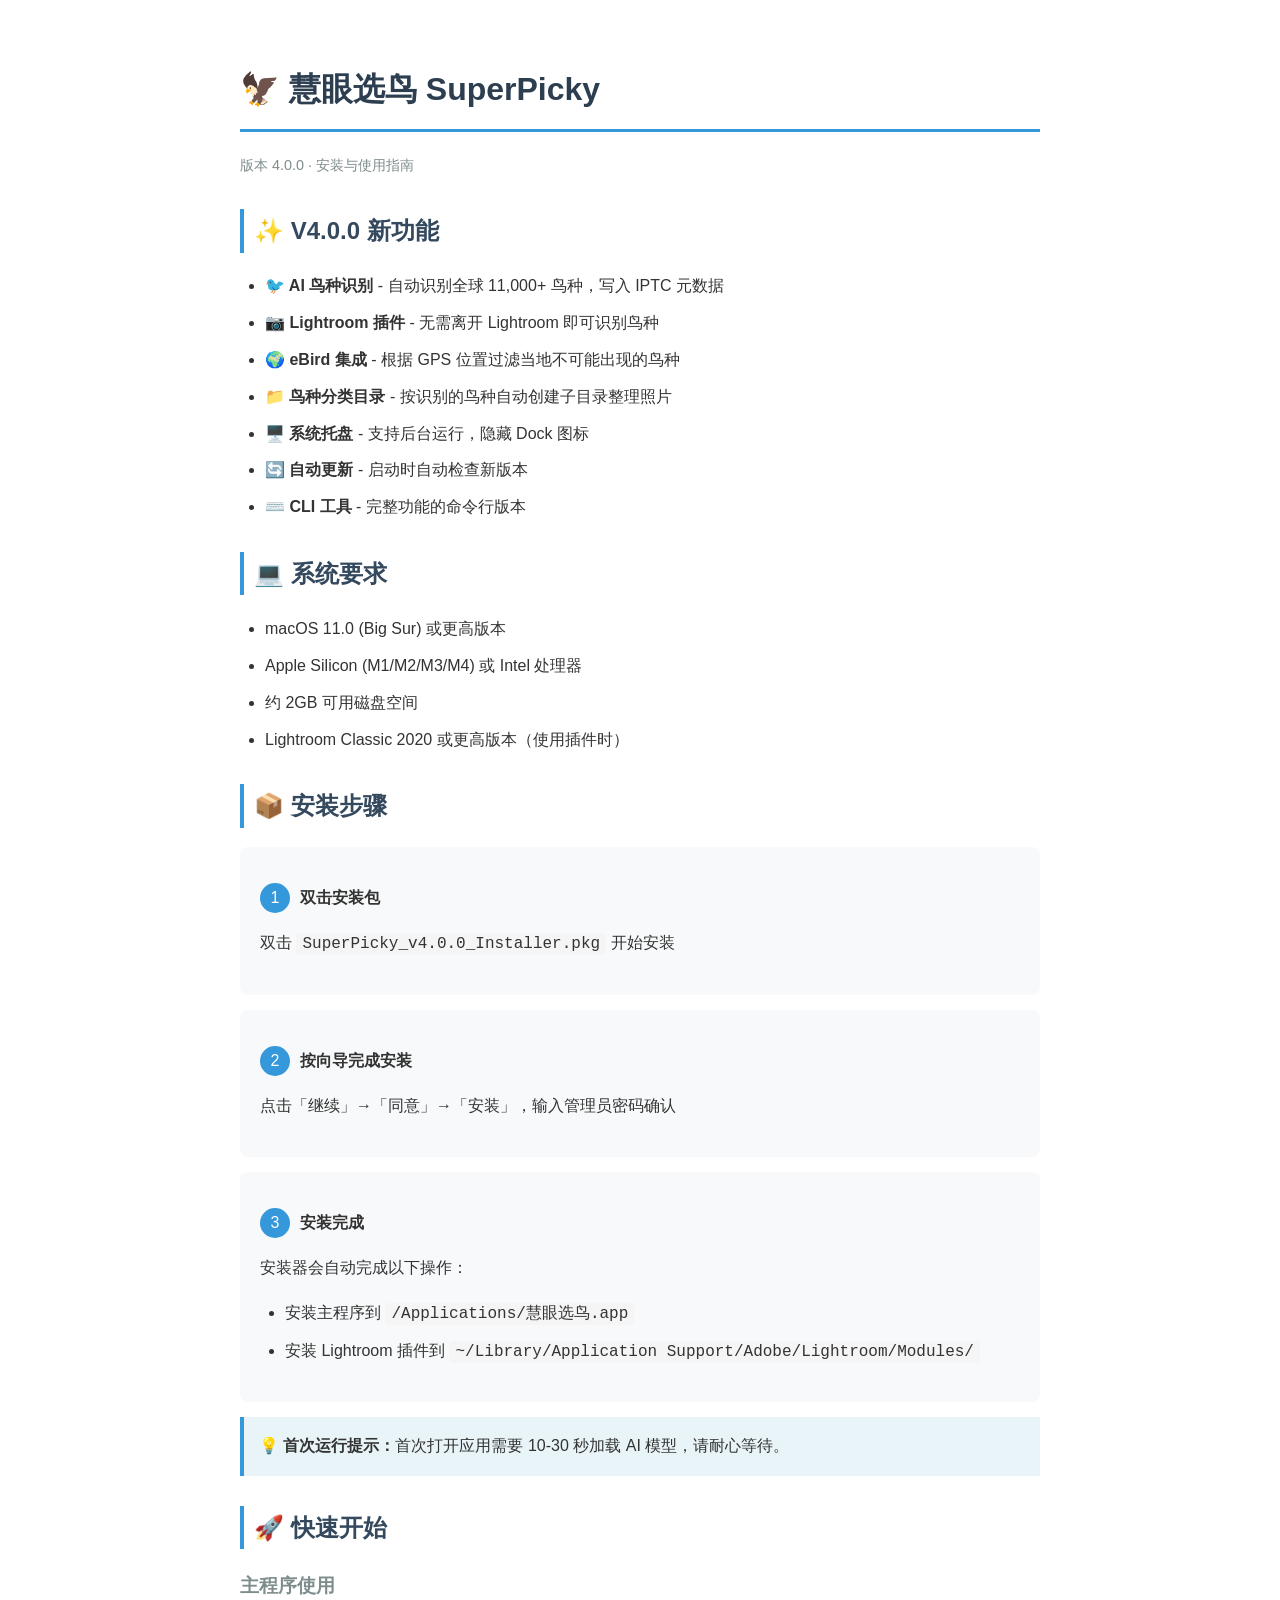
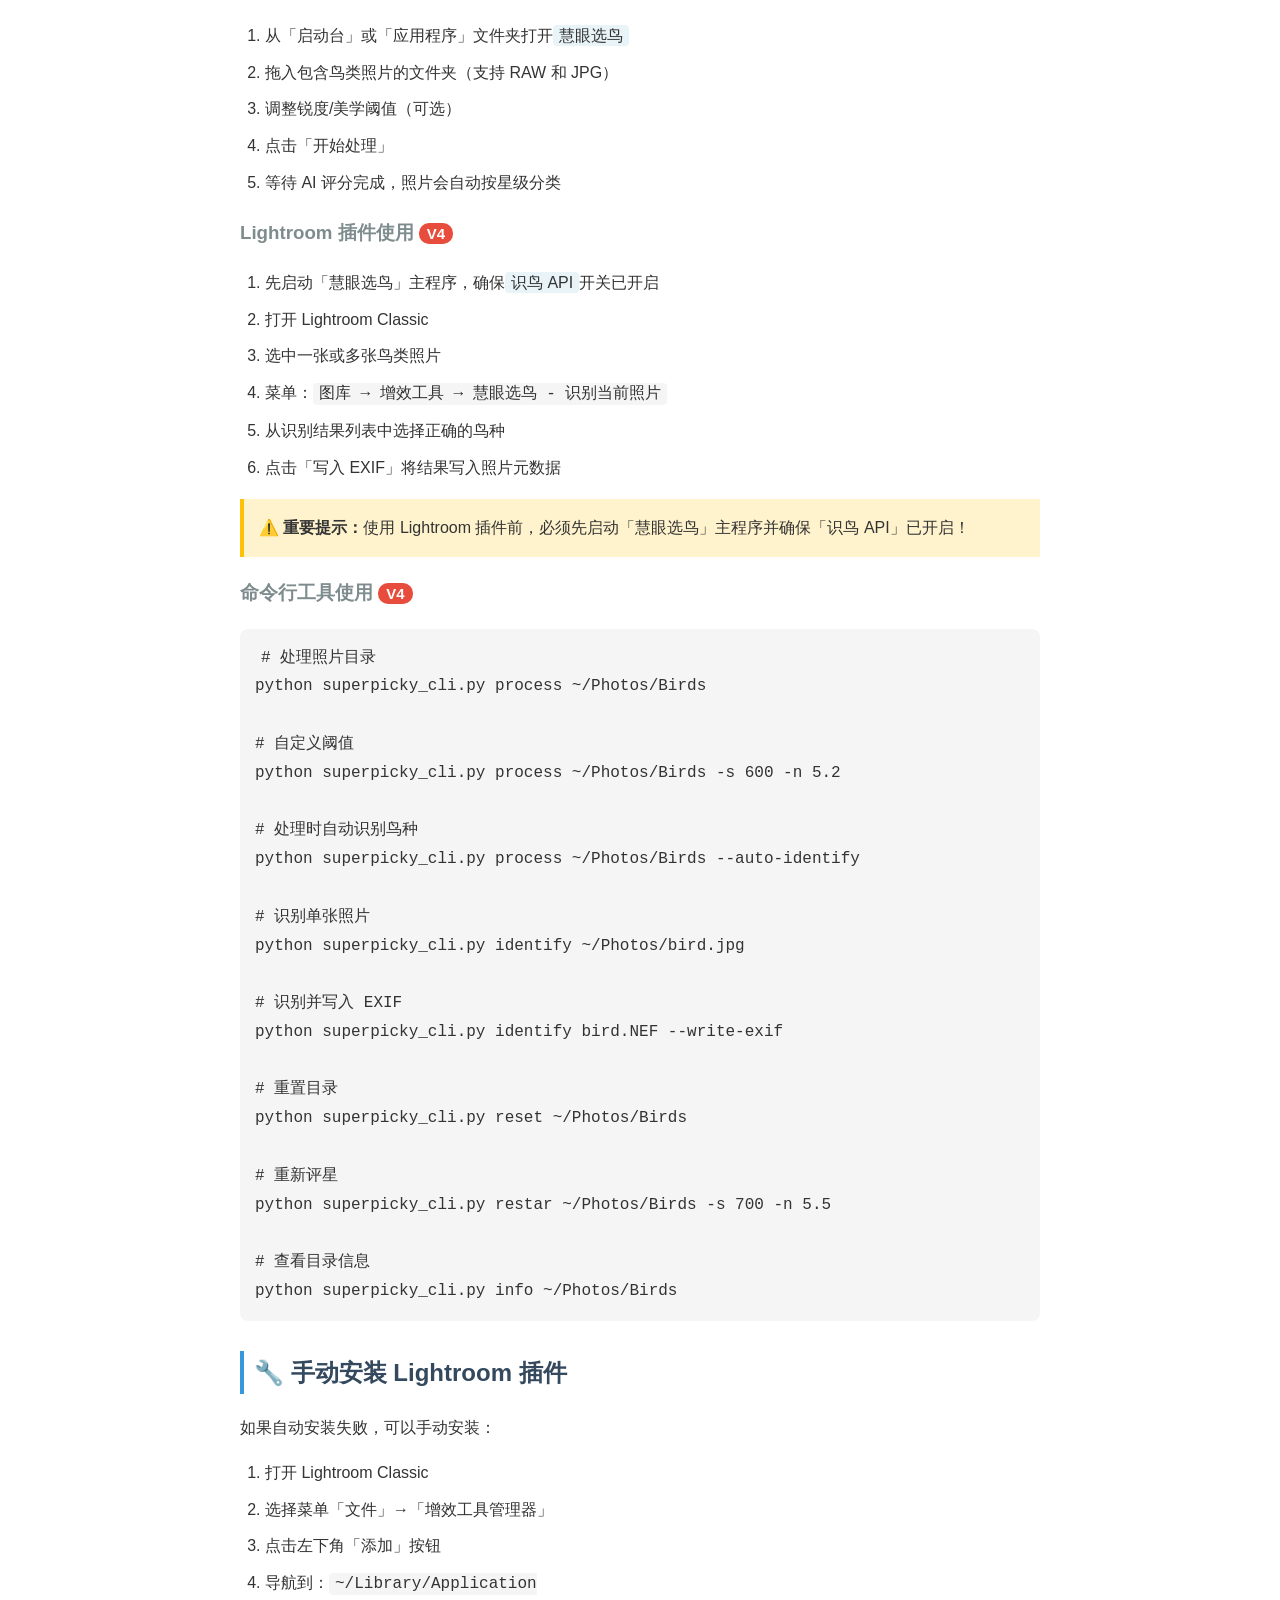
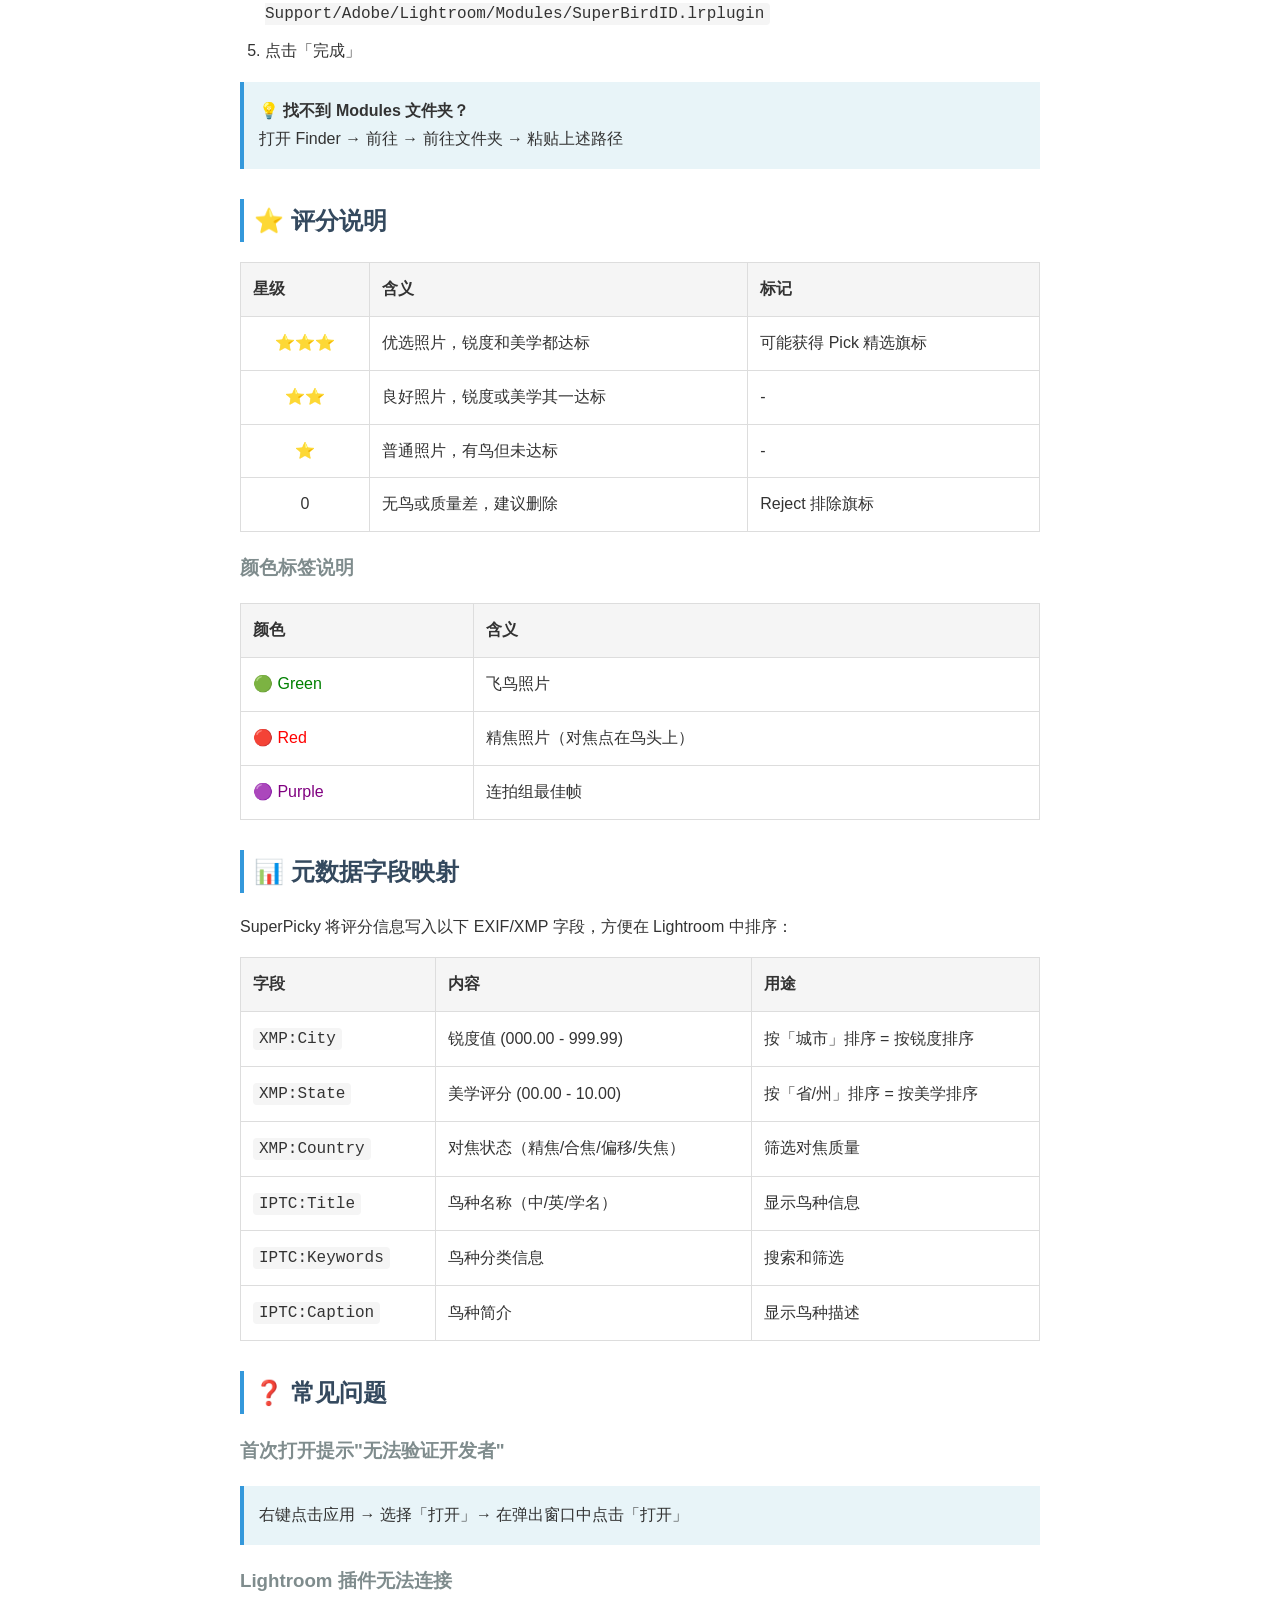
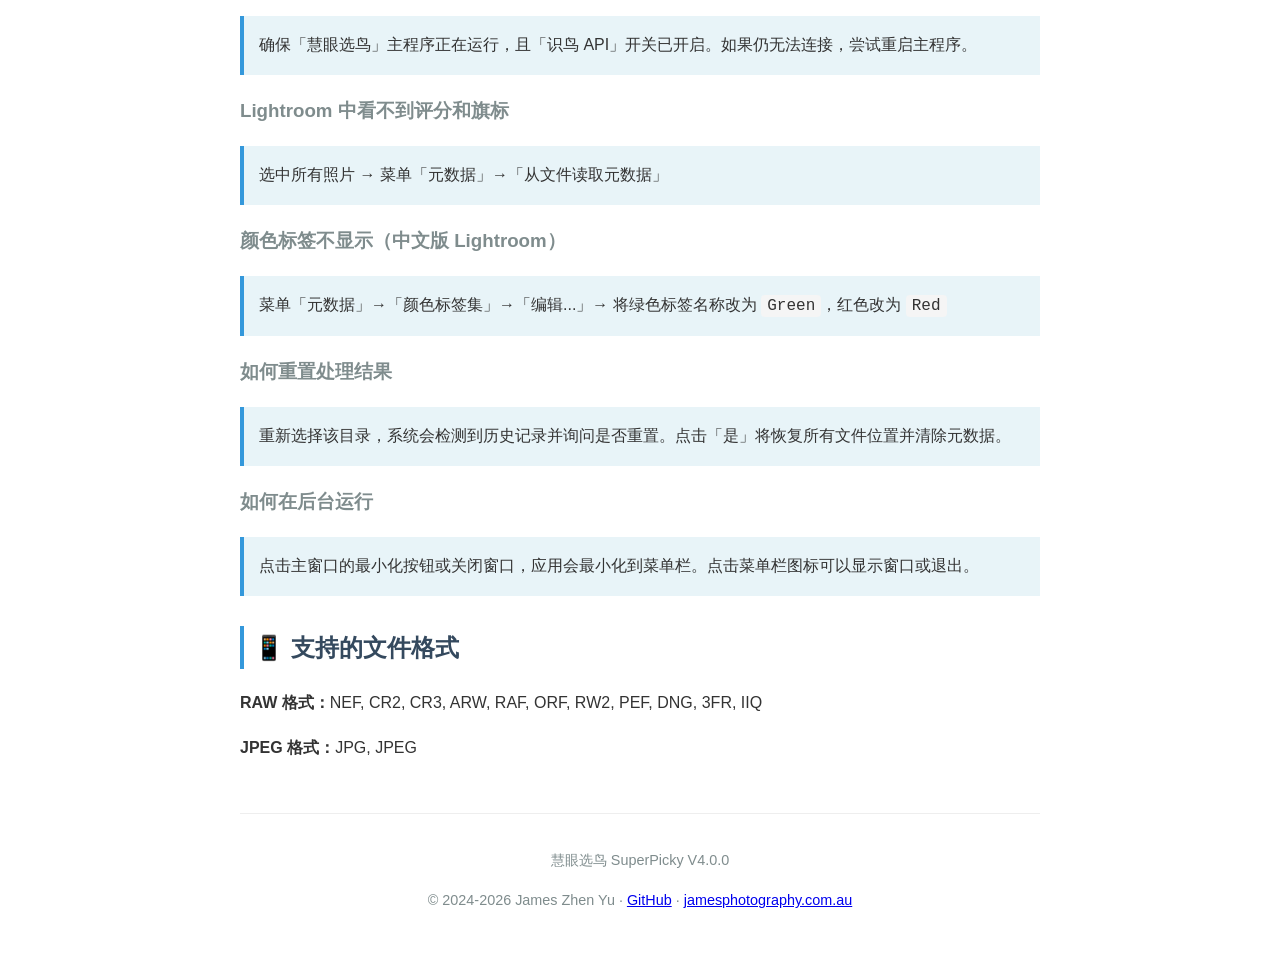
<file: docs/安装指南_v4.0.0.html>
<!DOCTYPE html>
<html lang="zh-CN">
<head>
    <meta charset="utf-8">
    <title>慧眼选鸟 SuperPicky V4.0.0 安装与使用指南</title>
    <style>
        @media print { body { -webkit-print-color-adjust: exact; } }
        body { font-family: -apple-system, "PingFang SC", "Microsoft YaHei", sans-serif; max-width: 800px; margin: 0 auto; padding: 40px 20px; line-height: 1.8; color: #333; }
        h1 { color: #2c3e50; border-bottom: 3px solid #3498db; padding-bottom: 10px; }
        h2 { color: #34495e; margin-top: 30px; border-left: 4px solid #3498db; padding-left: 10px; }
        h3 { color: #7f8c8d; }
        .version { color: #7f8c8d; font-size: 0.9em; }
        .highlight { background: #e8f4f8; padding: 2px 6px; border-radius: 4px; }
        .warning { background: #fff3cd; border-left: 4px solid #ffc107; padding: 15px; margin: 15px 0; }
        .info { background: #e8f4f8; border-left: 4px solid #3498db; padding: 15px; margin: 15px 0; }
        .success { background: #d4edda; border-left: 4px solid #28a745; padding: 15px; margin: 15px 0; }
        code { background: #f5f5f5; padding: 2px 6px; border-radius: 4px; font-family: Monaco, Consolas, monospace; }
        pre { background: #f5f5f5; padding: 15px; border-radius: 8px; overflow-x: auto; }
        ul, ol { padding-left: 25px; }
        li { margin: 8px 0; }
        .step { background: #f8f9fa; border-radius: 8px; padding: 20px; margin: 15px 0; }
        .step-num { display: inline-block; width: 30px; height: 30px; background: #3498db; color: white; text-align: center; line-height: 30px; border-radius: 50%; margin-right: 10px; }
        footer { margin-top: 50px; padding-top: 20px; border-top: 1px solid #eee; color: #7f8c8d; font-size: 0.9em; text-align: center; }
        .new-badge { background: #e74c3c; color: white; padding: 2px 8px; border-radius: 10px; font-size: 0.8em; }
        table { width: 100%; border-collapse: collapse; margin: 15px 0; }
        th, td { padding: 12px; border: 1px solid #ddd; text-align: left; }
        th { background: #f5f5f5; }
    </style>
</head>
<body>
    <h1>🦅 慧眼选鸟 SuperPicky</h1>
    <p class="version">版本 4.0.0 · 安装与使用指南</p>

    <h2>✨ V4.0.0 新功能</h2>
    <ul>
        <li><strong>🐦 AI 鸟种识别</strong> - 自动识别全球 11,000+ 鸟种，写入 IPTC 元数据</li>
        <li><strong>📷 Lightroom 插件</strong> - 无需离开 Lightroom 即可识别鸟种</li>
        <li><strong>🌍 eBird 集成</strong> - 根据 GPS 位置过滤当地不可能出现的鸟种</li>
        <li><strong>📁 鸟种分类目录</strong> - 按识别的鸟种自动创建子目录整理照片</li>
        <li><strong>🖥️ 系统托盘</strong> - 支持后台运行，隐藏 Dock 图标</li>
        <li><strong>🔄 自动更新</strong> - 启动时自动检查新版本</li>
        <li><strong>⌨️ CLI 工具</strong> - 完整功能的命令行版本</li>
    </ul>

    <h2>💻 系统要求</h2>
    <ul>
        <li>macOS 11.0 (Big Sur) 或更高版本</li>
        <li>Apple Silicon (M1/M2/M3/M4) 或 Intel 处理器</li>
        <li>约 2GB 可用磁盘空间</li>
        <li>Lightroom Classic 2020 或更高版本（使用插件时）</li>
    </ul>

    <h2>📦 安装步骤</h2>

    <div class="step">
        <p><span class="step-num">1</span><strong>双击安装包</strong></p>
        <p>双击 <code>SuperPicky_v4.0.0_Installer.pkg</code> 开始安装</p>
    </div>

    <div class="step">
        <p><span class="step-num">2</span><strong>按向导完成安装</strong></p>
        <p>点击「继续」→「同意」→「安装」，输入管理员密码确认</p>
    </div>

    <div class="step">
        <p><span class="step-num">3</span><strong>安装完成</strong></p>
        <p>安装器会自动完成以下操作：</p>
        <ul>
            <li>安装主程序到 <code>/Applications/慧眼选鸟.app</code></li>
            <li>安装 Lightroom 插件到 <code>~/Library/Application Support/Adobe/Lightroom/Modules/</code></li>
        </ul>
    </div>

    <div class="info">
        <strong>💡 首次运行提示：</strong>首次打开应用需要 10-30 秒加载 AI 模型，请耐心等待。
    </div>

    <h2>🚀 快速开始</h2>

    <h3>主程序使用</h3>
    <ol>
        <li>从「启动台」或「应用程序」文件夹打开<span class="highlight">慧眼选鸟</span></li>
        <li>拖入包含鸟类照片的文件夹（支持 RAW 和 JPG）</li>
        <li>调整锐度/美学阈值（可选）</li>
        <li>点击「开始处理」</li>
        <li>等待 AI 评分完成，照片会自动按星级分类</li>
    </ol>

    <h3>Lightroom 插件使用 <span class="new-badge">V4</span></h3>
    <ol>
        <li>先启动「慧眼选鸟」主程序，确保<span class="highlight">识鸟 API</span>开关已开启</li>
        <li>打开 Lightroom Classic</li>
        <li>选中一张或多张鸟类照片</li>
        <li>菜单：<code>图库 → 增效工具 → 慧眼选鸟 - 识别当前照片</code></li>
        <li>从识别结果列表中选择正确的鸟种</li>
        <li>点击「写入 EXIF」将结果写入照片元数据</li>
    </ol>

    <div class="warning">
        <strong>⚠️ 重要提示：</strong>使用 Lightroom 插件前，必须先启动「慧眼选鸟」主程序并确保「识鸟 API」已开启！
    </div>

    <h3>命令行工具使用 <span class="new-badge">V4</span></h3>
    <pre><code># 处理照片目录
python superpicky_cli.py process ~/Photos/Birds

# 自定义阈值
python superpicky_cli.py process ~/Photos/Birds -s 600 -n 5.2

# 处理时自动识别鸟种
python superpicky_cli.py process ~/Photos/Birds --auto-identify

# 识别单张照片
python superpicky_cli.py identify ~/Photos/bird.jpg

# 识别并写入 EXIF
python superpicky_cli.py identify bird.NEF --write-exif

# 重置目录
python superpicky_cli.py reset ~/Photos/Birds

# 重新评星
python superpicky_cli.py restar ~/Photos/Birds -s 700 -n 5.5

# 查看目录信息
python superpicky_cli.py info ~/Photos/Birds</code></pre>

    <h2>🔧 手动安装 Lightroom 插件</h2>
    <p>如果自动安装失败，可以手动安装：</p>
    <ol>
        <li>打开 Lightroom Classic</li>
        <li>选择菜单「文件」→「增效工具管理器」</li>
        <li>点击左下角「添加」按钮</li>
        <li>导航到：<code>~/Library/Application Support/Adobe/Lightroom/Modules/SuperBirdID.lrplugin</code></li>
        <li>点击「完成」</li>
    </ol>

    <div class="info">
        <strong>💡 找不到 Modules 文件夹？</strong><br>
        打开 Finder → 前往 → 前往文件夹 → 粘贴上述路径
    </div>

    <h2>⭐ 评分说明</h2>
    <table>
        <tr>
            <th>星级</th>
            <th>含义</th>
            <th>标记</th>
        </tr>
        <tr>
            <td style="text-align: center;">⭐⭐⭐</td>
            <td>优选照片，锐度和美学都达标</td>
            <td>可能获得 Pick 精选旗标</td>
        </tr>
        <tr>
            <td style="text-align: center;">⭐⭐</td>
            <td>良好照片，锐度或美学其一达标</td>
            <td>-</td>
        </tr>
        <tr>
            <td style="text-align: center;">⭐</td>
            <td>普通照片，有鸟但未达标</td>
            <td>-</td>
        </tr>
        <tr>
            <td style="text-align: center;">0</td>
            <td>无鸟或质量差，建议删除</td>
            <td>Reject 排除旗标</td>
        </tr>
    </table>

    <h3>颜色标签说明</h3>
    <table>
        <tr>
            <th>颜色</th>
            <th>含义</th>
        </tr>
        <tr>
            <td style="color: green;">🟢 Green</td>
            <td>飞鸟照片</td>
        </tr>
        <tr>
            <td style="color: red;">🔴 Red</td>
            <td>精焦照片（对焦点在鸟头上）</td>
        </tr>
        <tr>
            <td style="color: purple;">🟣 Purple</td>
            <td>连拍组最佳帧</td>
        </tr>
    </table>

    <h2>📊 元数据字段映射</h2>
    <p>SuperPicky 将评分信息写入以下 EXIF/XMP 字段，方便在 Lightroom 中排序：</p>
    <table>
        <tr>
            <th>字段</th>
            <th>内容</th>
            <th>用途</th>
        </tr>
        <tr>
            <td><code>XMP:City</code></td>
            <td>锐度值 (000.00 - 999.99)</td>
            <td>按「城市」排序 = 按锐度排序</td>
        </tr>
        <tr>
            <td><code>XMP:State</code></td>
            <td>美学评分 (00.00 - 10.00)</td>
            <td>按「省/州」排序 = 按美学排序</td>
        </tr>
        <tr>
            <td><code>XMP:Country</code></td>
            <td>对焦状态（精焦/合焦/偏移/失焦）</td>
            <td>筛选对焦质量</td>
        </tr>
        <tr>
            <td><code>IPTC:Title</code></td>
            <td>鸟种名称（中/英/学名）</td>
            <td>显示鸟种信息</td>
        </tr>
        <tr>
            <td><code>IPTC:Keywords</code></td>
            <td>鸟种分类信息</td>
            <td>搜索和筛选</td>
        </tr>
        <tr>
            <td><code>IPTC:Caption</code></td>
            <td>鸟种简介</td>
            <td>显示鸟种描述</td>
        </tr>
    </table>

    <h2>❓ 常见问题</h2>

    <h3>首次打开提示"无法验证开发者"</h3>
    <div class="info">
        右键点击应用 → 选择「打开」→ 在弹出窗口中点击「打开」
    </div>

    <h3>Lightroom 插件无法连接</h3>
    <div class="info">
        确保「慧眼选鸟」主程序正在运行，且「识鸟 API」开关已开启。如果仍无法连接，尝试重启主程序。
    </div>

    <h3>Lightroom 中看不到评分和旗标</h3>
    <div class="info">
        选中所有照片 → 菜单「元数据」→「从文件读取元数据」
    </div>

    <h3>颜色标签不显示（中文版 Lightroom）</h3>
    <div class="info">
        菜单「元数据」→「颜色标签集」→「编辑...」→ 将绿色标签名称改为 <code>Green</code>，红色改为 <code>Red</code>
    </div>

    <h3>如何重置处理结果</h3>
    <div class="info">
        重新选择该目录，系统会检测到历史记录并询问是否重置。点击「是」将恢复所有文件位置并清除元数据。
    </div>

    <h3>如何在后台运行</h3>
    <div class="info">
        点击主窗口的最小化按钮或关闭窗口，应用会最小化到菜单栏。点击菜单栏图标可以显示窗口或退出。
    </div>

    <h2>📱 支持的文件格式</h2>
    <p><strong>RAW 格式：</strong>NEF, CR2, CR3, ARW, RAF, ORF, RW2, PEF, DNG, 3FR, IIQ</p>
    <p><strong>JPEG 格式：</strong>JPG, JPEG</p>

    <footer>
        <p>慧眼选鸟 SuperPicky V4.0.0</p>
        <p>© 2024-2026 James Zhen Yu · <a href="https://github.com/jamesphotography/SuperPicky">GitHub</a> · <a href="https://jamesphotography.com.au">jamesphotography.com.au</a></p>
    </footer>
</body>
</html>
</file>
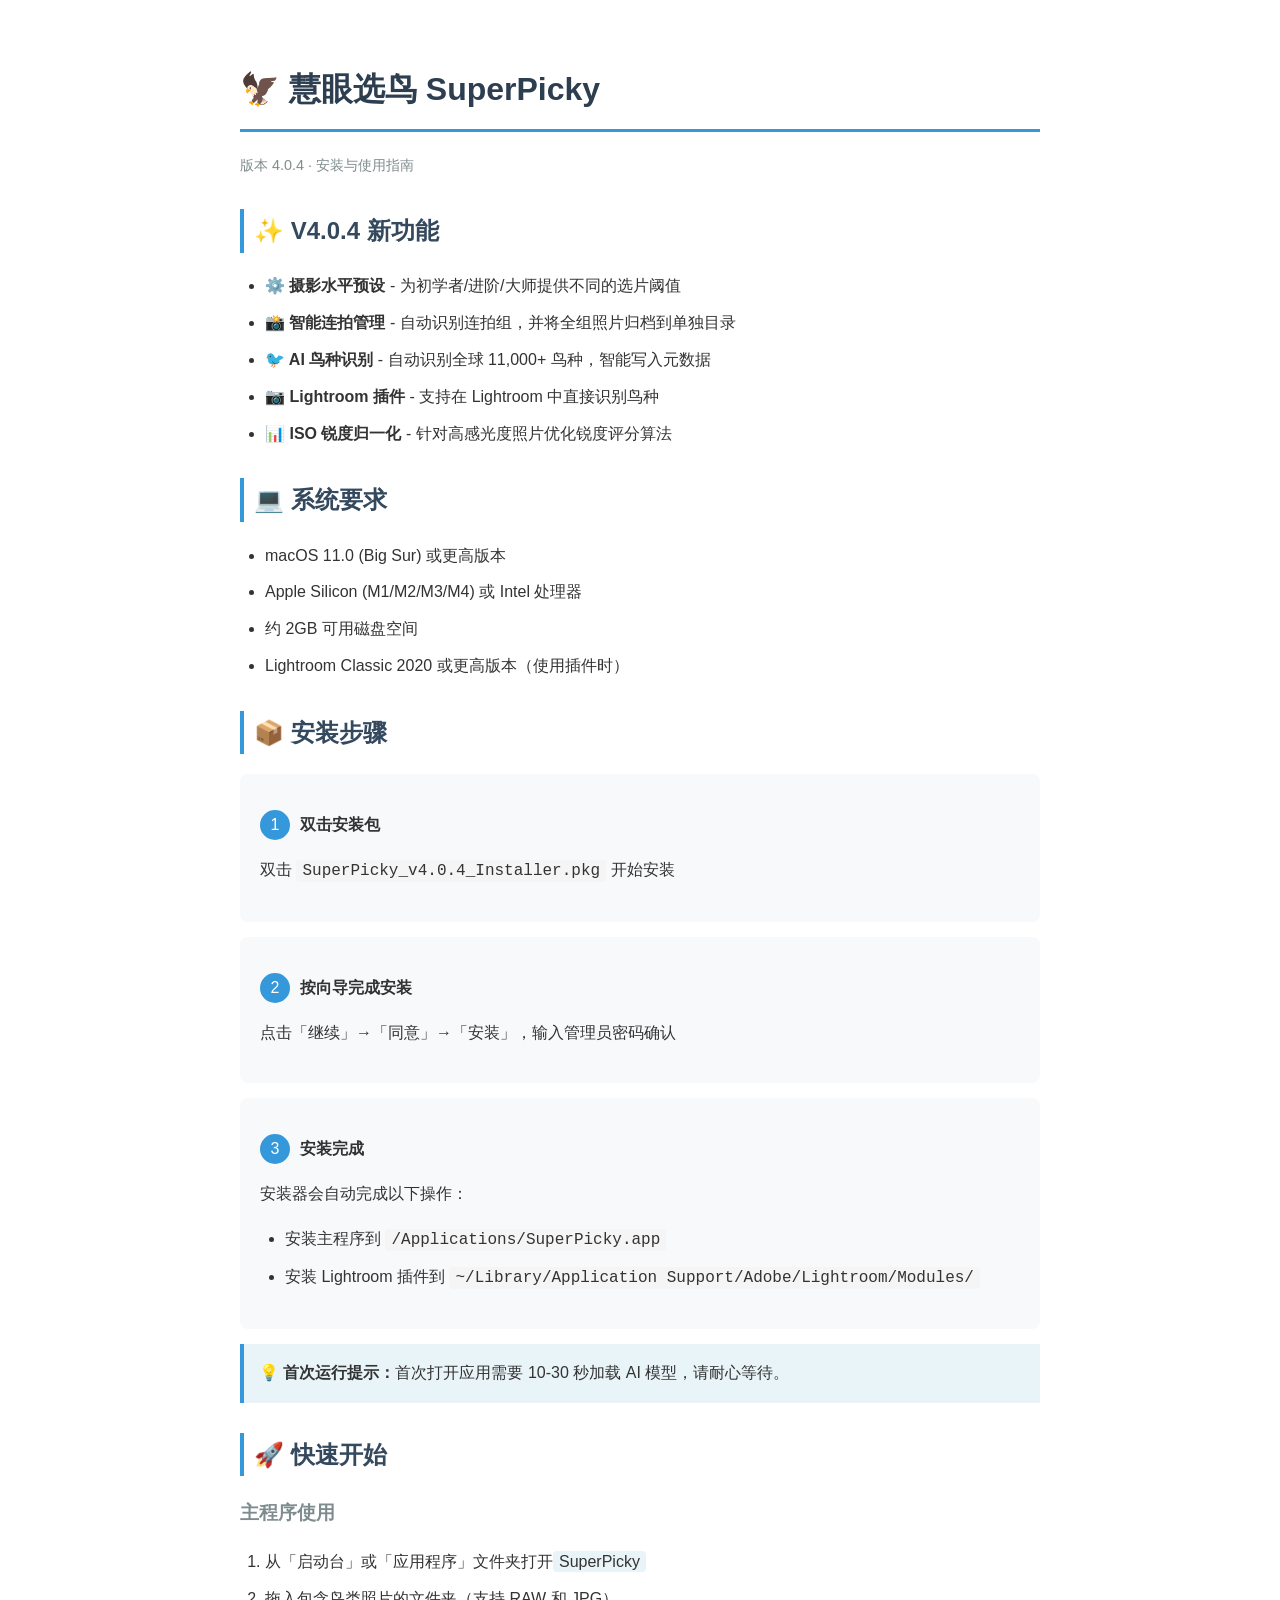
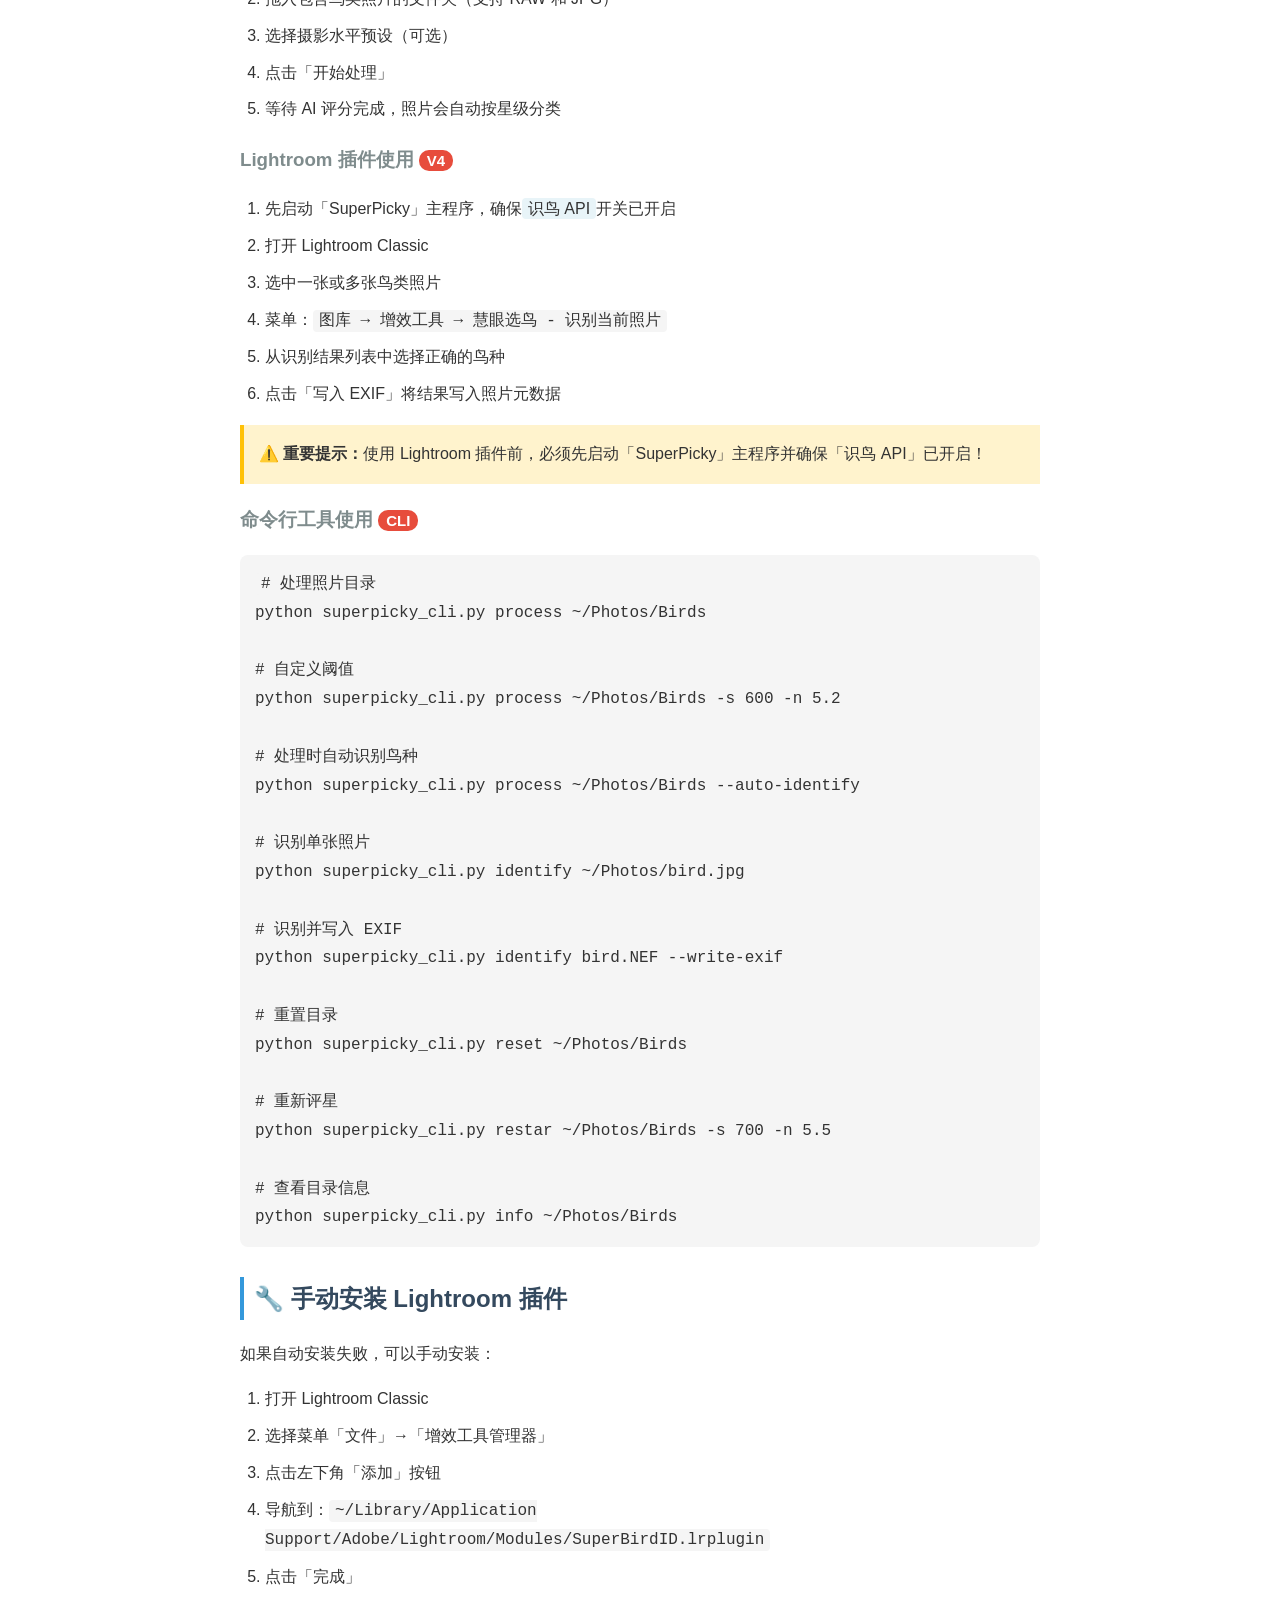
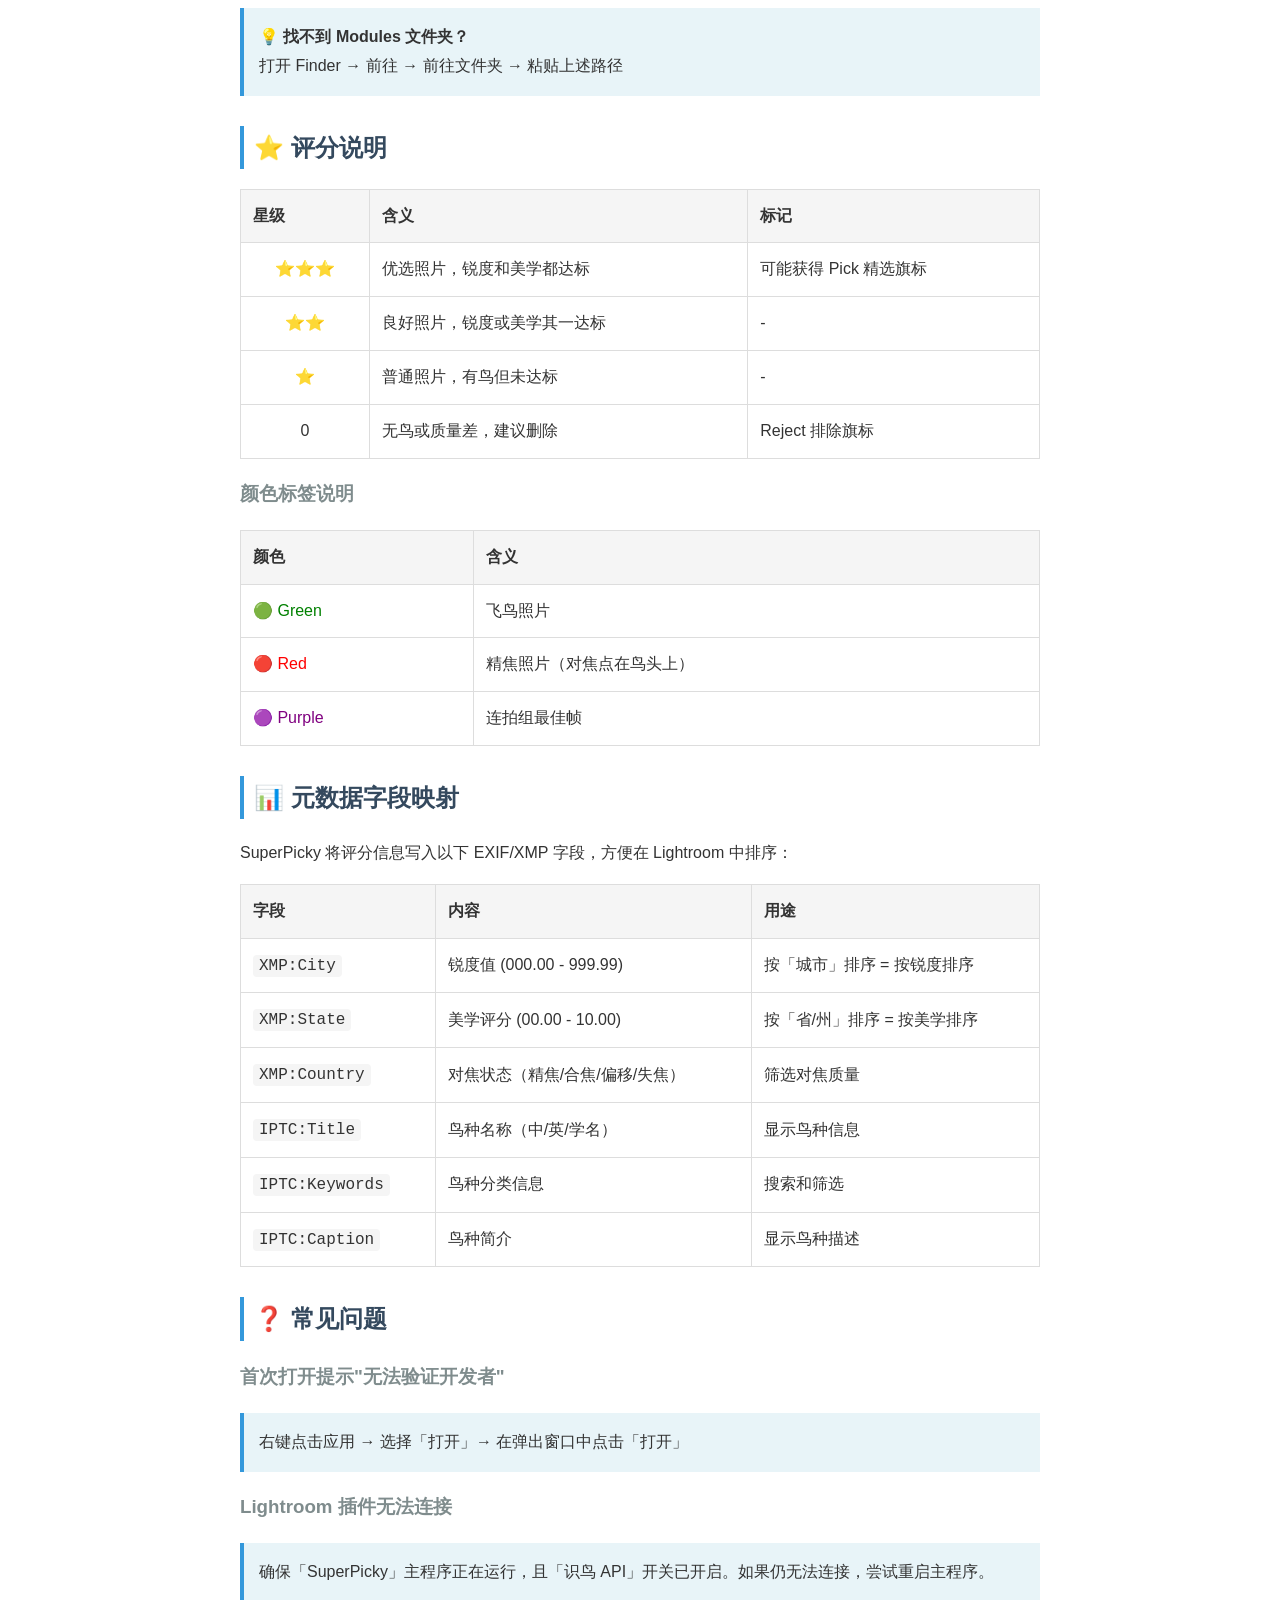
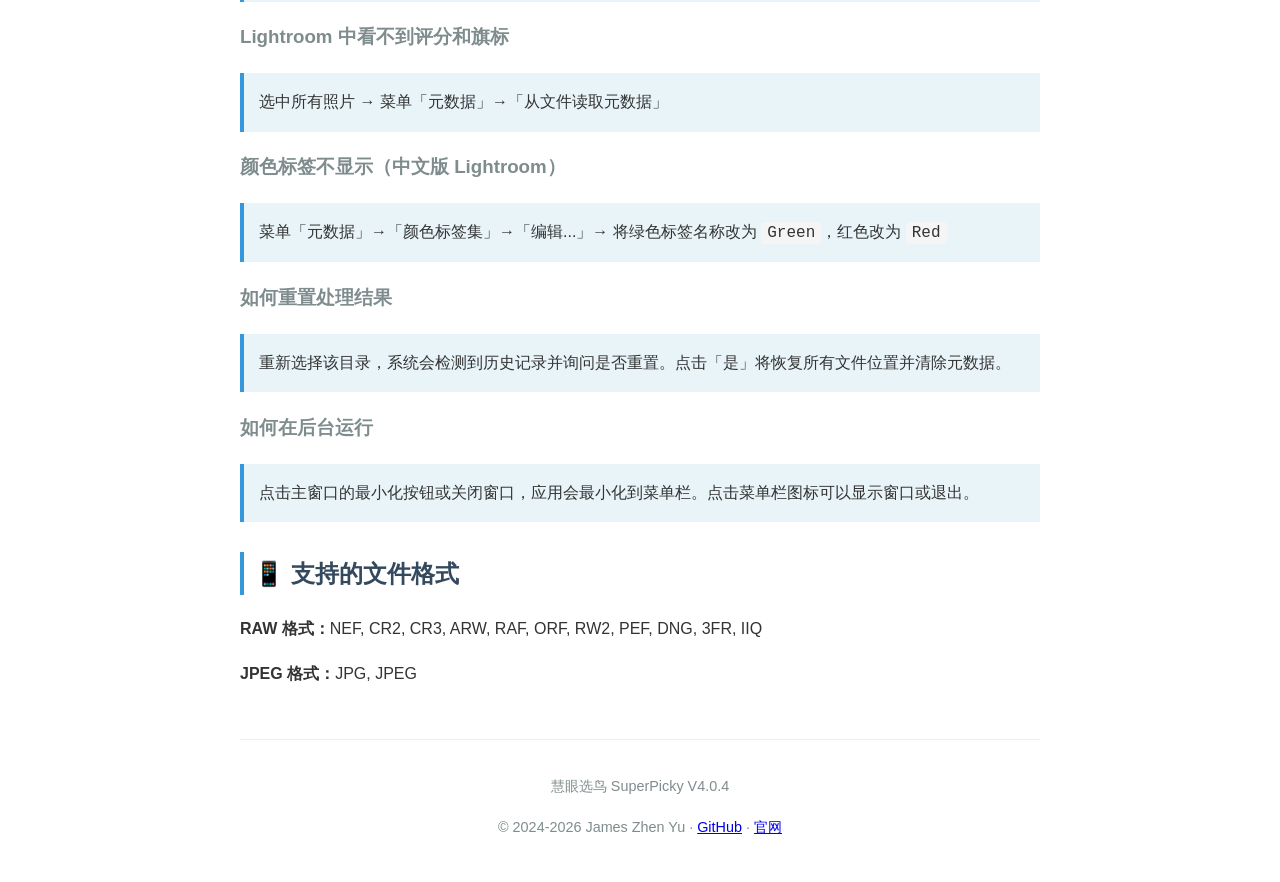
<file: docs/安装指南_v4.0.4.html>
<!DOCTYPE html>
<html lang="zh-CN">
<head>
    <meta charset="utf-8">
    <title>慧眼选鸟 SuperPicky V4.0.4 安装与使用指南</title>
    <style>
        @media print { body { -webkit-print-color-adjust: exact; } }
        body { font-family: -apple-system, "PingFang SC", "Microsoft YaHei", sans-serif; max-width: 800px; margin: 0 auto; padding: 40px 20px; line-height: 1.8; color: #333; }
        h1 { color: #2c3e50; border-bottom: 3px solid #3498db; padding-bottom: 10px; }
        h2 { color: #34495e; margin-top: 30px; border-left: 4px solid #3498db; padding-left: 10px; }
        h3 { color: #7f8c8d; }
        .version { color: #7f8c8d; font-size: 0.9em; }
        .highlight { background: #e8f4f8; padding: 2px 6px; border-radius: 4px; }
        .warning { background: #fff3cd; border-left: 4px solid #ffc107; padding: 15px; margin: 15px 0; }
        .info { background: #e8f4f8; border-left: 4px solid #3498db; padding: 15px; margin: 15px 0; }
        .success { background: #d4edda; border-left: 4px solid #28a745; padding: 15px; margin: 15px 0; }
        code { background: #f5f5f5; padding: 2px 6px; border-radius: 4px; font-family: Monaco, Consolas, monospace; }
        pre { background: #f5f5f5; padding: 15px; border-radius: 8px; overflow-x: auto; }
        ul, ol { padding-left: 25px; }
        li { margin: 8px 0; }
        .step { background: #f8f9fa; border-radius: 8px; padding: 20px; margin: 15px 0; }
        .step-num { display: inline-block; width: 30px; height: 30px; background: #3498db; color: white; text-align: center; line-height: 30px; border-radius: 50%; margin-right: 10px; }
        footer { margin-top: 50px; padding-top: 20px; border-top: 1px solid #eee; color: #7f8c8d; font-size: 0.9em; text-align: center; }
        .new-badge { background: #e74c3c; color: white; padding: 2px 8px; border-radius: 10px; font-size: 0.8em; }
        table { width: 100%; border-collapse: collapse; margin: 15px 0; }
        th, td { padding: 12px; border: 1px solid #ddd; text-align: left; }
        th { background: #f5f5f5; }
    </style>
</head>
<body>
    <h1>🦅 慧眼选鸟 SuperPicky</h1>
    <p class="version">版本 4.0.4 · 安装与使用指南</p>

    <h2>✨ V4.0.4 新功能</h2>
    <ul>
        <li><strong>⚙️ 摄影水平预设</strong> - 为初学者/进阶/大师提供不同的选片阈值</li>
        <li><strong>📸 智能连拍管理</strong> - 自动识别连拍组，并将全组照片归档到单独目录</li>
        <li><strong>🐦 AI 鸟种识别</strong> - 自动识别全球 11,000+ 鸟种，智能写入元数据</li>
        <li><strong>📷 Lightroom 插件</strong> - 支持在 Lightroom 中直接识别鸟种</li>
        <li><strong>📊 ISO 锐度归一化</strong> - 针对高感光度照片优化锐度评分算法</li>
    </ul>

    <h2>💻 系统要求</h2>
    <ul>
        <li>macOS 11.0 (Big Sur) 或更高版本</li>
        <li>Apple Silicon (M1/M2/M3/M4) 或 Intel 处理器</li>
        <li>约 2GB 可用磁盘空间</li>
        <li>Lightroom Classic 2020 或更高版本（使用插件时）</li>
    </ul>

    <h2>📦 安装步骤</h2>

    <div class="step">
        <p><span class="step-num">1</span><strong>双击安装包</strong></p>
        <p>双击 <code>SuperPicky_v4.0.4_Installer.pkg</code> 开始安装</p>
    </div>

    <div class="step">
        <p><span class="step-num">2</span><strong>按向导完成安装</strong></p>
        <p>点击「继续」→「同意」→「安装」，输入管理员密码确认</p>
    </div>

    <div class="step">
        <p><span class="step-num">3</span><strong>安装完成</strong></p>
        <p>安装器会自动完成以下操作：</p>
        <ul>
            <li>安装主程序到 <code>/Applications/SuperPicky.app</code></li>
            <li>安装 Lightroom 插件到 <code>~/Library/Application Support/Adobe/Lightroom/Modules/</code></li>
        </ul>
    </div>

    <div class="info">
        <strong>💡 首次运行提示：</strong>首次打开应用需要 10-30 秒加载 AI 模型，请耐心等待。
    </div>

    <h2>🚀 快速开始</h2>

    <h3>主程序使用</h3>
    <ol>
        <li>从「启动台」或「应用程序」文件夹打开<span class="highlight">SuperPicky</span></li>
        <li>拖入包含鸟类照片的文件夹（支持 RAW 和 JPG）</li>
        <li>选择摄影水平预设（可选）</li>
        <li>点击「开始处理」</li>
        <li>等待 AI 评分完成，照片会自动按星级分类</li>
    </ol>

    <h3>Lightroom 插件使用 <span class="new-badge">V4</span></h3>
    <ol>
        <li>先启动「SuperPicky」主程序，确保<span class="highlight">识鸟 API</span>开关已开启</li>
        <li>打开 Lightroom Classic</li>
        <li>选中一张或多张鸟类照片</li>
        <li>菜单：<code>图库 → 增效工具 → 慧眼选鸟 - 识别当前照片</code></li>
        <li>从识别结果列表中选择正确的鸟种</li>
        <li>点击「写入 EXIF」将结果写入照片元数据</li>
    </ol>

    <div class="warning">
        <strong>⚠️ 重要提示：</strong>使用 Lightroom 插件前，必须先启动「SuperPicky」主程序并确保「识鸟 API」已开启！
    </div>

    <h3>命令行工具使用 <span class="new-badge">CLI</span></h3>
    <pre><code># 处理照片目录
python superpicky_cli.py process ~/Photos/Birds

# 自定义阈值
python superpicky_cli.py process ~/Photos/Birds -s 600 -n 5.2

# 处理时自动识别鸟种
python superpicky_cli.py process ~/Photos/Birds --auto-identify

# 识别单张照片
python superpicky_cli.py identify ~/Photos/bird.jpg

# 识别并写入 EXIF
python superpicky_cli.py identify bird.NEF --write-exif

# 重置目录
python superpicky_cli.py reset ~/Photos/Birds

# 重新评星
python superpicky_cli.py restar ~/Photos/Birds -s 700 -n 5.5

# 查看目录信息
python superpicky_cli.py info ~/Photos/Birds</code></pre>

    <h2>🔧 手动安装 Lightroom 插件</h2>
    <p>如果自动安装失败，可以手动安装：</p>
    <ol>
        <li>打开 Lightroom Classic</li>
        <li>选择菜单「文件」→「增效工具管理器」</li>
        <li>点击左下角「添加」按钮</li>
        <li>导航到：<code>~/Library/Application Support/Adobe/Lightroom/Modules/SuperBirdID.lrplugin</code></li>
        <li>点击「完成」</li>
    </ol>

    <div class="info">
        <strong>💡 找不到 Modules 文件夹？</strong><br>
        打开 Finder → 前往 → 前往文件夹 → 粘贴上述路径
    </div>

    <h2>⭐ 评分说明</h2>
    <table>
        <tr>
            <th>星级</th>
            <th>含义</th>
            <th>标记</th>
        </tr>
        <tr>
            <td style="text-align: center;">⭐⭐⭐</td>
            <td>优选照片，锐度和美学都达标</td>
            <td>可能获得 Pick 精选旗标</td>
        </tr>
        <tr>
            <td style="text-align: center;">⭐⭐</td>
            <td>良好照片，锐度或美学其一达标</td>
            <td>-</td>
        </tr>
        <tr>
            <td style="text-align: center;">⭐</td>
            <td>普通照片，有鸟但未达标</td>
            <td>-</td>
        </tr>
        <tr>
            <td style="text-align: center;">0</td>
            <td>无鸟或质量差，建议删除</td>
            <td>Reject 排除旗标</td>
        </tr>
    </table>

    <h3>颜色标签说明</h3>
    <table>
        <tr>
            <th>颜色</th>
            <th>含义</th>
        </tr>
        <tr>
            <td style="color: green;">🟢 Green</td>
            <td>飞鸟照片</td>
        </tr>
        <tr>
            <td style="color: red;">🔴 Red</td>
            <td>精焦照片（对焦点在鸟头上）</td>
        </tr>
        <tr>
            <td style="color: purple;">🟣 Purple</td>
            <td>连拍组最佳帧</td>
        </tr>
    </table>

    <h2>📊 元数据字段映射</h2>
    <p>SuperPicky 将评分信息写入以下 EXIF/XMP 字段，方便在 Lightroom 中排序：</p>
    <table>
        <tr>
            <th>字段</th>
            <th>内容</th>
            <th>用途</th>
        </tr>
        <tr>
            <td><code>XMP:City</code></td>
            <td>锐度值 (000.00 - 999.99)</td>
            <td>按「城市」排序 = 按锐度排序</td>
        </tr>
        <tr>
            <td><code>XMP:State</code></td>
            <td>美学评分 (00.00 - 10.00)</td>
            <td>按「省/州」排序 = 按美学排序</td>
        </tr>
        <tr>
            <td><code>XMP:Country</code></td>
            <td>对焦状态（精焦/合焦/偏移/失焦）</td>
            <td>筛选对焦质量</td>
        </tr>
        <tr>
            <td><code>IPTC:Title</code></td>
            <td>鸟种名称（中/英/学名）</td>
            <td>显示鸟种信息</td>
        </tr>
        <tr>
            <td><code>IPTC:Keywords</code></td>
            <td>鸟种分类信息</td>
            <td>搜索和筛选</td>
        </tr>
        <tr>
            <td><code>IPTC:Caption</code></td>
            <td>鸟种简介</td>
            <td>显示鸟种描述</td>
        </tr>
    </table>

    <h2>❓ 常见问题</h2>

    <h3>首次打开提示"无法验证开发者"</h3>
    <div class="info">
        右键点击应用 → 选择「打开」→ 在弹出窗口中点击「打开」
    </div>

    <h3>Lightroom 插件无法连接</h3>
    <div class="info">
        确保「SuperPicky」主程序正在运行，且「识鸟 API」开关已开启。如果仍无法连接，尝试重启主程序。
    </div>

    <h3>Lightroom 中看不到评分和旗标</h3>
    <div class="info">
        选中所有照片 → 菜单「元数据」→「从文件读取元数据」
    </div>

    <h3>颜色标签不显示（中文版 Lightroom）</h3>
    <div class="info">
        菜单「元数据」→「颜色标签集」→「编辑...」→ 将绿色标签名称改为 <code>Green</code>，红色改为 <code>Red</code>
    </div>

    <h3>如何重置处理结果</h3>
    <div class="info">
        重新选择该目录，系统会检测到历史记录并询问是否重置。点击「是」将恢复所有文件位置并清除元数据。
    </div>

    <h3>如何在后台运行</h3>
    <div class="info">
        点击主窗口的最小化按钮或关闭窗口，应用会最小化到菜单栏。点击菜单栏图标可以显示窗口或退出。
    </div>

    <h2>📱 支持的文件格式</h2>
    <p><strong>RAW 格式：</strong>NEF, CR2, CR3, ARW, RAF, ORF, RW2, PEF, DNG, 3FR, IIQ</p>
    <p><strong>JPEG 格式：</strong>JPG, JPEG</p>

    <footer>
        <p>慧眼选鸟 SuperPicky V4.0.4</p>
        <p>© 2024-2026 James Zhen Yu · <a href="https://github.com/jamesphotography/SuperPicky">GitHub</a> · <a href="https://superpicky.jamesphotography.com.au/">官网</a></p>
    </footer>
</body>
</html>
</file>
<file: docs/css/style.css>
/* ==========================================
   SuperPicky - Official Website
   Minimalist Design System
   Matching App UI (ui/styles.py)
   ========================================== */

/* === CSS Variables === */
:root {
    /* Backgrounds - matching app */
    --bg-void: #0a0a0a;
    --bg-primary: #111111;
    --bg-elevated: #1a1a1a;
    --bg-card: #1f1f1f;
    --bg-input: #262626;

    /* Text hierarchy */
    --text-primary: #fafafa;
    --text-secondary: #a1a1a1;
    --text-tertiary: #666666;
    --text-muted: #404040;

    /* Accent - elegant teal */
    --accent: #00d4aa;
    --accent-dim: rgba(0, 212, 170, 0.15);
    --accent-glow: rgba(0, 212, 170, 0.25);

    /* Status colors */
    --star-gold: #d4a800;
    --success: #22c55e;

    /* Borders */
    --border: #2a2a2a;
    --border-subtle: #1e1e1e;

    /* Spacing */
    --space-xs: 4px;
    --space-sm: 8px;
    --space-md: 16px;
    --space-lg: 24px;
    --space-xl: 48px;
    --space-2xl: 50px;

    /* Border radius - matching app */
    --radius-sm: 6px;
    --radius-md: 10px;
    --radius-lg: 16px;

    /* Fonts - matching app */
    --font-sans: "PingFang SC", "Microsoft YaHei", "Noto Sans CJK SC", -apple-system, sans-serif;
    --font-mono: "Space Mono", "Menlo", "Monaco", monospace;
}

/* === Reset === */
*,
*::before,
*::after {
    margin: 0;
    padding: 0;
    box-sizing: border-box;
}

html {
    scroll-behavior: smooth;
}

body {
    font-family: var(--font-sans);
    background-color: var(--bg-primary);
    color: var(--text-primary);
    line-height: 1.6;
    -webkit-font-smoothing: antialiased;
    -moz-osx-font-smoothing: grayscale;
}

/* === Grain Texture Overlay === */
.grain {
    position: fixed;
    top: 0;
    left: 0;
    width: 100%;
    height: 100%;
    pointer-events: none;
    z-index: 9999;
    opacity: 0.03;
    background-image: url("data:image/svg+xml,%3Csvg viewBox='0 0 200 200' xmlns='http://www.w3.org/2000/svg'%3E%3Cfilter id='noise'%3E%3CfeTurbulence type='fractalNoise' baseFrequency='0.9' numOctaves='4' stitchTiles='stitch'/%3E%3C/filter%3E%3Crect width='100%' height='100%' filter='url(%23noise)'/%3E%3C/svg%3E");
}

/* === Container === */
.container {
    max-width: 1000px;
    margin: 0 auto;
    padding: 0 var(--space-lg);
}

/* === Header === */
header {
    position: fixed;
    top: 0;
    left: 0;
    right: 0;
    z-index: 1000;
    background: rgba(17, 17, 17, 0.85);
    backdrop-filter: blur(20px);
    -webkit-backdrop-filter: blur(20px);
    border-bottom: 1px solid var(--border-subtle);
}

.header-inner {
    display: flex;
    justify-content: space-between;
    align-items: center;
    padding: var(--space-md) var(--space-lg);
    max-width: 1000px;
    margin: 0 auto;
}

.logo {
    display: flex;
    align-items: center;
    gap: var(--space-sm);
    text-decoration: none;
    color: var(--text-primary);
    transition: opacity 0.2s;
}

.logo:hover {
    opacity: 0.8;
}

.logo img {
    width: 28px;
    height: 28px;
}

.logo span {
    font-size: 15px;
    font-weight: 600;
    letter-spacing: -0.3px;
}

.lang-switch {
    display: flex;
    gap: 2px;
    background: var(--bg-elevated);
    border-radius: var(--radius-sm);
    padding: 2px;
}

.lang-btn {
    padding: 6px 12px;
    background: transparent;
    border: none;
    color: var(--text-tertiary);
    font-size: 12px;
    font-weight: 500;
    border-radius: 4px;
    cursor: pointer;
    transition: all 0.2s;
}

.lang-btn.active {
    background: var(--accent);
    color: var(--bg-void);
}

.lang-btn:hover:not(.active) {
    color: var(--text-secondary);
}

/* === Hero Section === */
.hero {
    padding: 100px 0 var(--space-xl);
    text-align: center;
}

/* Hero Video */
.hero-video {
    margin-bottom: var(--space-xl);
    border-radius: var(--radius-lg);
    overflow: hidden;
    border: 1px solid var(--border);
    box-shadow: 0 20px 60px rgba(0, 0, 0, 0.5);
}

.hero-video video {
    width: 100%;
    display: block;
}

.hero-badge {
    display: inline-block;
    padding: 6px 14px;
    background: var(--accent-dim);
    border: 1px solid rgba(0, 212, 170, 0.2);
    border-radius: 20px;
    font-size: 12px;
    color: var(--accent);
    margin-bottom: var(--space-lg);
    letter-spacing: 0.5px;
}

.hero h1 {
    font-size: clamp(48px, 10vw, 72px);
    font-weight: 700;
    letter-spacing: -2px;
    margin-bottom: var(--space-md);
    background: linear-gradient(135deg, var(--text-primary) 0%, var(--text-secondary) 100%);
    -webkit-background-clip: text;
    -webkit-text-fill-color: transparent;
    background-clip: text;
}

.tagline {
    font-size: 18px;
    color: var(--text-secondary);
    margin-bottom: var(--space-xl);
    font-weight: 400;
}

.hero-cta {
    display: flex;
    gap: var(--space-md);
    justify-content: center;
    flex-wrap: wrap;
}

/* === Buttons === */
.btn {
    display: inline-flex;
    align-items: center;
    gap: var(--space-sm);
    padding: 14px 28px;
    border-radius: var(--radius-sm);
    font-size: 14px;
    font-weight: 500;
    text-decoration: none;
    transition: all 0.2s ease;
    border: none;
    cursor: pointer;
}

.btn-primary {
    background: var(--accent);
    color: var(--bg-void);
}

.btn-primary:hover {
    background: #00e6b8;
    transform: translateY(-2px);
    box-shadow: 0 8px 24px var(--accent-glow);
}

.btn-version {
    font-size: 11px;
    opacity: 0.7;
    font-family: var(--font-mono);
}

.btn-ghost {
    background: transparent;
    color: var(--text-secondary);
    border: 1px solid var(--border);
}

.btn-ghost:hover {
    color: var(--text-primary);
    border-color: var(--text-tertiary);
}

.btn-secondary {
    background: var(--bg-card);
    color: var(--text-secondary);
    border: 1px solid var(--border);
}

.btn-secondary:hover {
    color: var(--text-primary);
    border-color: var(--text-tertiary);
}

.btn-beta {
    animation: beta-pulse 2s ease-in-out infinite;
    box-shadow: 0 0 20px var(--accent-glow);
}

@keyframes beta-pulse {

    0%,
    100% {
        box-shadow: 0 0 15px var(--accent-glow);
    }

    50% {
        box-shadow: 0 0 30px var(--accent-glow);
    }
}

/* === Hero Preview (Software Interface) === */
.hero-preview {
    margin-top: var(--space-xl);
    padding-bottom: var(--space-lg);
}

.hero-preview-frame {
    position: relative;
    border-radius: var(--radius-lg);
    overflow: hidden;
    border: 1px solid var(--border);
    background: transparent;
    box-shadow: 0 20px 60px rgba(0, 0, 0, 0.5);
}

.hero-preview-frame img {
    width: 100%;
    display: block;
}

.hero-preview-glow {
    position: absolute;
    inset: 0;
    background: radial-gradient(ellipse at center top, var(--accent-glow) 0%, transparent 50%);
    pointer-events: none;
}

/* === Showcase Section === */
.showcase {
    padding: var(--space-xl) 0 var(--space-2xl);
}

.showcase-frame {
    position: relative;
    border-radius: var(--radius-lg);
    overflow: hidden;
    border: 1px solid var(--border);
    background: var(--bg-elevated);
}

.showcase-frame img {
    width: 100%;
    display: block;
}

.showcase-glow {
    position: absolute;
    inset: 0;
    background: radial-gradient(ellipse at center bottom, var(--accent-glow) 0%, transparent 60%);
    pointer-events: none;
}

/* Showcase Tabs */
.showcase-tabs {
    display: flex;
    justify-content: center;
    gap: var(--space-sm);
    margin-bottom: var(--space-lg);
}

.showcase-tab {
    padding: 10px 20px;
    background: var(--bg-elevated);
    border: 1px solid var(--border);
    border-radius: var(--radius-sm);
    color: var(--text-secondary);
    font-size: 14px;
    font-weight: 500;
    cursor: pointer;
    transition: all 0.3s;
}

.showcase-tab.active {
    background: var(--accent-dim);
    border-color: var(--accent);
    color: var(--accent);
}

.showcase-tab:hover:not(.active) {
    border-color: var(--text-tertiary);
    color: var(--text-primary);
}

.showcase-panels {
    position: relative;
}

.showcase-panel {
    display: none;
    animation: fadeIn 0.4s ease;
}

.showcase-panel.active {
    display: block;
}

@keyframes fadeIn {
    from {
        opacity: 0;
        transform: translateY(4px);
    }

    to {
        opacity: 1;
        transform: translateY(0);
    }
}

.showcase-caption {
    text-align: center;
    font-size: 14px;
    color: var(--text-secondary);
    padding: var(--space-md) 0;
    letter-spacing: 0.3px;
}

/* === Section Header === */
.section-header {
    margin-bottom: var(--space-xl);
}

.section-label {
    display: inline-block;
    font-size: 11px;
    font-weight: 600;
    text-transform: uppercase;
    letter-spacing: 2px;
    color: var(--text-tertiary);
    padding: 8px 16px;
    background: var(--bg-elevated);
    border-radius: var(--radius-sm);
}

/* === Features Section === */
.features {
    padding: var(--space-2xl) 0;
}

.features-grid {
    display: grid;
    grid-template-columns: repeat(3, 1fr);
    gap: var(--space-md);
}

@media (max-width: 900px) {
    .features-grid {
        grid-template-columns: repeat(2, 1fr);
    }
}

.feature-card {
    background: var(--bg-elevated);
    border: 1px solid var(--border-subtle);
    border-radius: var(--radius-md);
    padding: var(--space-lg);
    transition: all 0.3s ease;
    position: relative;
}

.feature-card:hover {
    border-color: var(--border);
    transform: translateY(-2px);
}

.feature-number {
    font-family: var(--font-mono);
    font-size: 11px;
    color: var(--accent);
    margin-bottom: var(--space-md);
    opacity: 0.7;
}

.feature-card h3 {
    font-size: 16px;
    font-weight: 600;
    margin-bottom: var(--space-sm);
    color: var(--text-primary);
}

.feature-card p {
    font-size: 13px;
    color: var(--text-secondary);
    line-height: 1.5;
}

.feature-card.featured-feature {
    border-color: var(--accent);
    background: linear-gradient(135deg, var(--bg-elevated), #1a2a1a);
}

/* === Rating Section === */
.rating-section {
    padding: var(--space-2xl) 0;
    background: var(--bg-void);
}

.rating-grid {
    background: var(--bg-elevated);
    border: 1px solid var(--border-subtle);
    border-radius: var(--radius-md);
    overflow: hidden;
}

.rating-row {
    display: flex;
    align-items: center;
    padding: var(--space-lg);
    border-bottom: 1px solid var(--border-subtle);
    gap: var(--space-lg);
}

.rating-row:last-child {
    border-bottom: none;
}

.rating-stars {
    font-size: 18px;
    color: var(--star-gold);
    min-width: 60px;
    font-family: var(--font-mono);
}

.rating-stars.dim {
    opacity: 0.6;
}

.rating-stars.muted {
    color: var(--text-muted);
}

.rating-info {
    flex: 1;
    display: flex;
    flex-direction: column;
    gap: 2px;
}

.rating-name {
    font-size: 14px;
    font-weight: 500;
    color: var(--text-primary);
}

.rating-desc {
    font-size: 12px;
    color: var(--text-tertiary);
}

.rating-badges {
    display: flex;
    gap: var(--space-sm);
}

.badge {
    padding: 4px 10px;
    border-radius: 4px;
    font-size: 11px;
    font-weight: 500;
}

.badge-pick {
    background: var(--accent);
    color: var(--bg-void);
}

.badge-fly {
    background: var(--success);
    color: var(--bg-void);
}

.badge-focus {
    background: #ef4444;
    color: white;
}

.badge-burst {
    background: #8b5cf6;
    color: white;
}

/* === Scoring Logic Section === */
.logic-section {
    padding: var(--space-2xl) 0;
    background: var(--bg-primary);
}

.logic-block {
    margin-bottom: var(--space-xl);
}

.logic-block:last-child {
    margin-bottom: 0;
}

.logic-title {
    display: flex;
    align-items: center;
    gap: var(--space-sm);
    font-size: 16px;
    font-weight: 500;
    color: var(--text-primary);
    margin-bottom: var(--space-md);
}

.logic-icon {
    font-size: 18px;
}

/* Four dimensions grid */
.logic-grid {
    display: grid;
    grid-template-columns: repeat(2, 1fr);
    gap: var(--space-md);
}

.logic-card {
    background: var(--bg-elevated);
    border: 1px solid var(--border-subtle);
    border-radius: var(--radius-md);
    padding: var(--space-md);
}

.logic-card-header {
    font-size: 14px;
    font-weight: 500;
    color: var(--accent);
    margin-bottom: var(--space-xs);
}

.logic-card p {
    font-size: 12px;
    color: var(--text-secondary);
    line-height: 1.5;
}

/* Logic table */
.logic-table {
    background: var(--bg-elevated);
    border: 1px solid var(--border-subtle);
    border-radius: var(--radius-md);
    overflow: hidden;
}

.logic-table-row {
    display: grid;
    grid-template-columns: 80px 1fr 1fr;
    gap: var(--space-md);
    padding: var(--space-md);
    border-bottom: 1px solid var(--border-subtle);
    align-items: center;
}

.logic-table-row:last-child {
    border-bottom: none;
}

.logic-table-row.header {
    background: var(--bg-card);
    font-size: 12px;
    font-weight: 500;
    color: var(--text-secondary);
}

.logic-table-cell {
    font-size: 13px;
}

.star-cell {
    text-align: center;
}

.condition-cell {
    color: var(--text-secondary);
}

.meaning-cell {
    color: var(--text-tertiary);
}

.star-display {
    font-family: var(--font-mono);
    font-size: 14px;
}

.star-display.gold {
    color: var(--star-gold);
}

.star-display.dim {
    color: var(--star-gold);
    opacity: 0.6;
}

.star-display.muted {
    color: var(--text-muted);
}

/* Logic flags */
.logic-flags {
    display: flex;
    flex-direction: column;
    gap: var(--space-md);
}

.logic-flag {
    display: flex;
    align-items: flex-start;
    gap: var(--space-md);
    background: var(--bg-elevated);
    border: 1px solid var(--border-subtle);
    border-radius: var(--radius-md);
    padding: var(--space-md);
}

.flag-badge {
    padding: 6px 12px;
    border-radius: 4px;
    font-size: 12px;
    font-weight: 500;
    flex-shrink: 0;
}

.flag-badge.pick {
    background: var(--accent);
    color: var(--bg-void);
}

.flag-badge.fly {
    background: var(--success);
    color: var(--bg-void);
}

.flag-badge.exposure {
    background: #f59e0b;
    color: var(--bg-void);
}

.flag-badge.focus {
    background: #ef4444;
    color: white;
}

.flag-badge.burst {
    background: #8b5cf6;
    color: white;
}

.flag-info strong {
    display: block;
    font-size: 14px;
    color: var(--text-primary);
    margin-bottom: 4px;
}

.flag-info p {
    font-size: 12px;
    color: var(--text-secondary);
    line-height: 1.5;
}

/* Logic note */
.logic-note {
    background: var(--bg-elevated);
    border: 1px solid var(--border-subtle);
    border-radius: var(--radius-md);
    padding: var(--space-md);
}

.logic-note p {
    font-size: 13px;
    color: var(--text-secondary);
    margin-bottom: var(--space-sm);
}

.logic-note ul {
    list-style: none;
    margin-left: var(--space-md);
}

.logic-note li {
    font-size: 12px;
    color: var(--text-tertiary);
    padding: 4px 0;
    position: relative;
}

.logic-note li::before {
    content: "•";
    position: absolute;
    left: -12px;
    color: var(--accent);
}

/* Logic tips */
.logic-tips {
    background: var(--bg-elevated);
    border: 1px solid var(--border-subtle);
    border-radius: var(--radius-md);
    overflow: hidden;
}

.tip-item {
    display: flex;
    align-items: center;
    gap: var(--space-md);
    padding: var(--space-md);
    border-bottom: 1px solid var(--border-subtle);
}

.tip-item:last-child {
    border-bottom: none;
}

.tip-from {
    font-family: var(--font-mono);
    font-size: 12px;
    font-weight: 500;
    min-width: 50px;
    text-align: center;
}

.tip-from.gold {
    color: var(--star-gold);
}

.tip-from.dim {
    color: var(--star-gold);
    opacity: 0.5;
}

.tip-from.dim2 {
    color: var(--star-gold);
    opacity: 0.7;
}

.tip-from.muted {
    color: var(--text-muted);
}

.tip-arrow {
    color: var(--text-muted);
    font-size: 14px;
}

.tip-action {
    font-size: 13px;
    color: var(--text-secondary);
}

/* === Guide Section === */
.guide-section {
    padding: var(--space-2xl) 0;
    background: var(--bg-void);
}

.guide-gallery {
    display: grid;
    grid-template-columns: repeat(2, 1fr);
    gap: var(--space-md);
}

.guide-item {
    background: var(--bg-elevated);
    border: 1px solid var(--border-subtle);
    border-radius: var(--radius-md);
    overflow: hidden;
    transition: all 0.3s ease;
}

.guide-item:hover {
    border-color: var(--border);
    transform: translateY(-2px);
}

.guide-item img {
    width: 100%;
    aspect-ratio: 4 / 3;
    object-fit: cover;
    object-position: top center;
    display: block;
    border-bottom: 1px solid var(--border-subtle);
    background: var(--bg-card);
}

/* Placeholder indicator for images that need resizing */
.guide-item img[data-needs-resize] {
    outline: 3px dashed #ff6b6b;
    outline-offset: -3px;
}

.guide-item-info {
    padding: var(--space-md);
}

.guide-step {
    font-family: var(--font-mono);
    font-size: 11px;
    color: var(--accent);
    margin-bottom: var(--space-xs);
}

.guide-item h4 {
    font-size: 14px;
    font-weight: 500;
    color: var(--text-primary);
    margin-bottom: 4px;
}

.guide-item p {
    font-size: 12px;
    color: var(--text-tertiary);
    line-height: 1.4;
}

@media (max-width: 768px) {
    .guide-gallery {
        grid-template-columns: 1fr;
    }
}

/* === Download Section === */
.download-section {
    padding: var(--space-2xl) 0;
}

.download-cards {
    display: flex;
    flex-direction: column;
    gap: var(--space-md);
}

.download-card.windows {
    background: linear-gradient(135deg, var(--bg-elevated), #1a1a2e);
}

.platform-badge {
    display: inline-block;
    padding: 4px 10px;
    background: var(--bg-card);
    border-radius: 4px;
    font-size: 11px;
    font-weight: 500;
    color: var(--text-secondary);
    margin-left: var(--space-sm);
}

.download-card {
    display: flex;
    align-items: center;
    justify-content: space-between;
    background: var(--bg-elevated);
    border: 1px solid var(--border-subtle);
    border-radius: var(--radius-md);
    padding: var(--space-lg);
    gap: var(--space-lg);
    flex-wrap: wrap;
}

.download-info {
    display: flex;
    align-items: center;
    gap: var(--space-md);
}

.download-icon {
    width: 48px;
    height: 48px;
    background: linear-gradient(135deg, var(--accent), #00a080);
    border-radius: var(--radius-md);
    display: flex;
    align-items: center;
    justify-content: center;
    padding: 4px;
}

.download-icon img {
    width: 40px;
    height: 40px;
}

.download-meta h3 {
    font-size: 16px;
    font-weight: 600;
    margin-bottom: 2px;
}

.download-version {
    font-size: 12px;
    color: var(--text-tertiary);
    font-family: var(--font-mono);
}

.download-links {
    display: flex;
    gap: var(--space-sm);
    flex-wrap: wrap;
}

.download-links .btn {
    padding: 10px 18px;
    font-size: 13px;
}

/* Sub-row layout for combined download cards */
.download-sub-rows {
    width: 100%;
    display: flex;
    flex-direction: column;
    gap: 0;
}

.download-sub-row {
    display: flex;
    align-items: center;
    justify-content: space-between;
    padding: var(--space-md) 0;
    border-top: 1px solid var(--border-subtle);
    gap: var(--space-md);
}

.sub-row-label {
    font-family: var(--font-mono);
    font-size: 12px;
    color: var(--text-secondary);
    min-width: 200px;
    flex-shrink: 0;
}

.requirements {
    text-align: center;
    margin-top: var(--space-lg);
    font-size: 12px;
    color: var(--text-muted);
}

/* === V4.0.0 Beta Styles === */
.beta-badge {
    display: inline-block;
    padding: 4px 10px;
    background: linear-gradient(135deg, #ff6b35, #f7931a);
    border-radius: 4px;
    font-size: 11px;
    font-weight: 600;
    color: white;
    margin-left: var(--space-sm);
    animation: pulse-glow 2s infinite;
}

@keyframes pulse-glow {

    0%,
    100% {
        box-shadow: 0 0 5px rgba(247, 147, 26, 0.5);
    }

    50% {
        box-shadow: 0 0 15px rgba(247, 147, 26, 0.8);
    }
}

.download-card.featured {
    background: linear-gradient(135deg, var(--bg-elevated), #1a2a1a);
    border: 2px solid var(--accent);
    position: relative;
}

.download-card.featured::before {
    content: "";
    position: absolute;
    inset: 0;
    background: radial-gradient(ellipse at top right, var(--accent-glow) 0%, transparent 50%);
    pointer-events: none;
    border-radius: var(--radius-md);
}

.new-features-mini {
    margin-top: var(--space-sm);
    font-size: 12px;
    color: var(--accent);
    font-weight: 500;
}

.stable-divider {
    text-align: center;
    color: var(--text-muted);
    font-size: 12px;
    padding: var(--space-md) 0;
    font-family: var(--font-mono);
}

/* === Team Section === */
.team-section {
    padding: var(--space-2xl) 0;
}

.team-grid {
    display: grid;
    grid-template-columns: repeat(3, 1fr);
    gap: var(--space-md);
}

.team-card {
    display: flex;
    flex-direction: column;
    padding: var(--space-lg);
    background: var(--bg-elevated);
    border: 1px solid var(--border-subtle);
    border-radius: var(--radius-md);
    text-decoration: none;
    transition: all 0.3s ease;
    text-align: center;
}

.team-card:hover {
    border-color: var(--accent);
    transform: translateY(-2px);
}

.team-role {
    font-size: 11px;
    font-weight: 500;
    text-transform: uppercase;
    letter-spacing: 1px;
    color: var(--accent);
    margin-bottom: var(--space-sm);
}

.team-name {
    font-size: 16px;
    font-weight: 600;
    color: var(--text-primary);
    margin-bottom: 4px;
}

.team-desc {
    font-size: 12px;
    color: var(--text-tertiary);
}

/* === Tools Section === */
.tools-section {
    padding: var(--space-2xl) 0;
    background: var(--bg-void);
}

.tools-grid {
    display: grid;
    grid-template-columns: repeat(4, 1fr);
    gap: var(--space-md);
}

.tool-item {
    display: flex;
    flex-direction: column;
    align-items: center;
    text-align: center;
    padding: var(--space-lg);
    background: var(--bg-elevated);
    border: 1px solid var(--border-subtle);
    border-radius: var(--radius-md);
    text-decoration: none;
    transition: all 0.3s ease;
}

.tool-item:hover {
    border-color: var(--accent);
    transform: translateY(-2px);
}

.tool-name {
    font-size: 14px;
    font-weight: 600;
    color: var(--text-primary);
    margin-bottom: 4px;
}

.tool-desc {
    font-size: 11px;
    color: var(--text-tertiary);
}

/* === Footer === */
footer {
    padding: var(--space-xl) 0;
    border-top: 1px solid var(--border-subtle);
}

.footer-inner {
    display: flex;
    justify-content: space-between;
    align-items: center;
    margin-bottom: var(--space-lg);
}

.footer-brand {
    display: flex;
    align-items: center;
    gap: var(--space-sm);
    color: var(--text-tertiary);
    font-size: 14px;
}

.footer-brand img {
    width: 24px;
    height: 24px;
    opacity: 0.6;
}

.footer-brand-text {
    display: flex;
    flex-direction: column;
    gap: 2px;
}

.footer-brand-text span:first-child {
    font-weight: 500;
    color: var(--text-secondary);
}

.footer-author {
    font-size: 11px;
    color: var(--text-muted);
}

.footer-links {
    display: flex;
    gap: var(--space-lg);
}

.footer-links a {
    color: var(--text-tertiary);
    text-decoration: none;
    font-size: 13px;
    transition: color 0.2s;
}

.footer-links a:hover {
    color: var(--accent);
}

.footer-bottom {
    display: flex;
    justify-content: space-between;
    padding-top: var(--space-md);
    border-top: 1px solid var(--border-subtle);
}

.credits,
.copyright {
    font-size: 11px;
    color: var(--text-muted);
}

/* === Language Toggle === */
.lang-cn,
.lang-en {
    display: none;
}

[data-lang="cn"] .lang-cn {
    display: block;
}

[data-lang="en"] .lang-en {
    display: block;
}



/* Inline variants */
.rating-name .lang-cn,
.rating-name .lang-en,
.rating-desc .lang-cn,
.rating-desc .lang-en,
.badge .lang-cn,
.badge .lang-en {
    display: none;
}

[data-lang="cn"] .rating-name .lang-cn,
[data-lang="cn"] .rating-desc .lang-cn,
[data-lang="cn"] .badge .lang-cn {
    display: inline;
}

[data-lang="en"] .rating-name .lang-en,
[data-lang="en"] .rating-desc .lang-en,
[data-lang="en"] .badge .lang-en {
    display: inline;
}

/* Tool items inline language */
.tool-name .lang-cn,
.tool-name .lang-en,
.tool-desc .lang-cn,
.tool-desc .lang-en {
    display: none;
}

[data-lang="cn"] .tool-name .lang-cn,
[data-lang="cn"] .tool-desc .lang-cn {
    display: inline;
}

[data-lang="en"] .tool-name .lang-en,
[data-lang="en"] .tool-desc .lang-en {
    display: inline;
}

/* Team items inline language */
.team-role .lang-cn,
.team-role .lang-en,
.team-name .lang-cn,
.team-name .lang-en,
.team-desc .lang-cn,
.team-desc .lang-en {
    display: none;
}

[data-lang="cn"] .team-role .lang-cn,
[data-lang="cn"] .team-name .lang-cn,
[data-lang="cn"] .team-desc .lang-cn {
    display: inline;
}

[data-lang="en"] .team-role .lang-en,
[data-lang="en"] .team-name .lang-en,
[data-lang="en"] .team-desc .lang-en {
    display: inline;
}

/* Logic section inline language */
.logic-title .lang-cn,
.logic-title .lang-en,
.logic-card-header .lang-cn,
.logic-card-header .lang-en,
.logic-card p .lang-cn,
.logic-card p .lang-en,
.logic-table-cell .lang-cn,
.logic-table-cell .lang-en,
.star-display .lang-cn,
.star-display .lang-en,
.flag-badge .lang-cn,
.flag-badge .lang-en,
.flag-info strong .lang-cn,
.flag-info strong .lang-en,
.flag-info p .lang-cn,
.flag-info p .lang-en,
.logic-note p .lang-cn,
.logic-note p .lang-en,
.logic-note li .lang-cn,
.logic-note li .lang-en,
.tip-from .lang-cn,
.tip-from .lang-en,
.tip-action .lang-cn,
.tip-action .lang-en {
    display: none;
}

[data-lang="cn"] .logic-title .lang-cn,
[data-lang="cn"] .logic-card-header .lang-cn,
[data-lang="cn"] .logic-card p .lang-cn,
[data-lang="cn"] .logic-table-cell .lang-cn,
[data-lang="cn"] .star-display .lang-cn,
[data-lang="cn"] .flag-badge .lang-cn,
[data-lang="cn"] .flag-info strong .lang-cn,
[data-lang="cn"] .flag-info p .lang-cn,
[data-lang="cn"] .logic-note p .lang-cn,
[data-lang="cn"] .logic-note li .lang-cn,
[data-lang="cn"] .tip-from .lang-cn,
[data-lang="cn"] .tip-action .lang-cn {
    display: inline;
}

[data-lang="en"] .logic-title .lang-en,
[data-lang="en"] .logic-card-header .lang-en,
[data-lang="en"] .logic-card p .lang-en,
[data-lang="en"] .logic-table-cell .lang-en,
[data-lang="en"] .star-display .lang-en,
[data-lang="en"] .flag-badge .lang-en,
[data-lang="en"] .flag-info strong .lang-en,
[data-lang="en"] .flag-info p .lang-en,
[data-lang="en"] .logic-note p .lang-en,
[data-lang="en"] .logic-note li .lang-en,
[data-lang="en"] .tip-from .lang-en,
[data-lang="en"] .tip-action .lang-en {
    display: inline;
}

/* Guide section inline language */
.guide-item h4 .lang-cn,
.guide-item h4 .lang-en,
.guide-item p .lang-cn,
.guide-item p .lang-en {
    display: none;
}

[data-lang="cn"] .guide-item h4 .lang-cn,
[data-lang="cn"] .guide-item p .lang-cn {
    display: inline;
}

[data-lang="en"] .guide-item h4 .lang-en,
[data-lang="en"] .guide-item p .lang-en {
    display: inline;
}

/* Download button inline language */
.download-links .btn .lang-cn,
.download-links .btn .lang-en {
    display: none;
}

[data-lang="cn"] .download-links .btn .lang-cn {
    display: inline;
}

[data-lang="en"] .download-links .btn .lang-en {
    display: inline;
}

/* === Responsive === */
@media (max-width: 768px) {
    .container {
        padding: 0 var(--space-md);
    }

    .hero {
        padding: 100px 0 var(--space-xl);
    }

    .hero h1 {
        font-size: 40px;
        letter-spacing: -1px;
    }

    .tagline {
        font-size: 16px;
    }

    .hero-cta {
        flex-direction: column;
        align-items: center;
    }

    .btn {
        width: 100%;
        max-width: 280px;
        justify-content: center;
    }

    .hero-preview {
        margin-top: var(--space-lg);
    }

    .hero-preview-frame {
        border-radius: var(--radius-md);
    }

    .features-grid {
        grid-template-columns: 1fr;
    }

    .rating-row {
        flex-wrap: wrap;
    }

    .rating-badges {
        width: 100%;
        margin-top: var(--space-sm);
    }

    /* Logic section responsive */
    .logic-grid {
        grid-template-columns: 1fr;
    }

    .logic-table-row {
        grid-template-columns: 60px 1fr;
        gap: var(--space-sm);
    }

    .logic-table-row.header .meaning-cell,
    .logic-table-row .meaning-cell {
        display: none;
    }

    .logic-flag {
        flex-direction: column;
        align-items: flex-start;
    }

    .tip-item {
        flex-wrap: wrap;
    }

    .tip-action {
        width: 100%;
        margin-top: var(--space-xs);
    }

    .download-card {
        flex-direction: column;
        text-align: center;
    }

    .download-info {
        flex-direction: column;
    }

    .download-links {
        width: 100%;
        flex-direction: column;
    }

    .download-links .btn {
        max-width: none;
    }

    .download-sub-row {
        flex-direction: column;
        align-items: stretch;
        text-align: center;
    }

    .sub-row-label {
        min-width: unset;
    }

    .team-grid {
        grid-template-columns: 1fr;
    }

    .tools-grid {
        grid-template-columns: repeat(2, 1fr);
    }

    .footer-inner {
        flex-direction: column;
        gap: var(--space-md);
        text-align: center;
    }

    .footer-brand {
        flex-direction: column;
    }

    .footer-brand-text {
        align-items: center;
    }

    .footer-bottom {
        flex-direction: column;
        text-align: center;
        gap: var(--space-xs);
    }
}

/* === Animations === */
@keyframes fadeInUp {
    from {
        opacity: 0;
        transform: translateY(20px);
    }

    to {
        opacity: 1;
        transform: translateY(0);
    }
}

.hero-badge,
.hero h1,
.tagline,
.hero-cta {
    animation: fadeInUp 0.6s ease-out backwards;
}

.hero-badge {
    animation-delay: 0.1s;
}

.hero h1 {
    animation-delay: 0.2s;
}

.tagline {
    animation-delay: 0.3s;
}

.hero-cta {
    animation-delay: 0.4s;
}

.feature-card {
    animation: fadeInUp 0.5s ease-out backwards;
}

.feature-card:nth-child(1) {
    animation-delay: 0.1s;
}

.feature-card:nth-child(2) {
    animation-delay: 0.15s;
}

.feature-card:nth-child(3) {
    animation-delay: 0.2s;
}

.feature-card:nth-child(4) {
    animation-delay: 0.25s;
}

/* === Lightroom Workflow Section === */
.lightroom-section {
    padding: var(--space-2xl) 0;
    background: var(--bg-primary);
}

.lightroom-intro {
    margin-bottom: var(--space-xl);
}

.lightroom-intro p {
    font-size: 15px;
    color: var(--text-secondary);
    text-align: center;
    max-width: 600px;
    margin: 0 auto;
}

.lightroom-gallery {
    display: grid;
    grid-template-columns: repeat(3, 1fr);
    gap: var(--space-md);
    margin-bottom: var(--space-lg);
}

.lightroom-item {
    background: var(--bg-elevated);
    border: 1px solid var(--border-subtle);
    border-radius: var(--radius-md);
    overflow: hidden;
    transition: all 0.3s ease;
}

.lightroom-item:hover {
    border-color: var(--border);
    transform: translateY(-2px);
}

.lightroom-item img {
    width: 100%;
    aspect-ratio: 16 / 10;
    object-fit: cover;
    object-position: top center;
    display: block;
    border-bottom: 1px solid var(--border-subtle);
    background: var(--bg-card);
}

/* Placeholder indicator for images that need resizing */
.lightroom-item img[data-needs-resize] {
    outline: 3px dashed #ff6b6b;
    outline-offset: -3px;
}

.lightroom-item-info {
    padding: var(--space-md);
}

.lightroom-step {
    font-family: var(--font-mono);
    font-size: 11px;
    color: var(--accent);
    margin-bottom: var(--space-xs);
}

.lightroom-item h4 {
    font-size: 14px;
    font-weight: 500;
    color: var(--text-primary);
    margin-bottom: 4px;
}

.lightroom-item p {
    font-size: 12px;
    color: var(--text-tertiary);
    line-height: 1.4;
}

.lightroom-tip {
    display: flex;
    align-items: flex-start;
    gap: var(--space-md);
    background: var(--accent-dim);
    border: 1px solid rgba(0, 212, 170, 0.2);
    border-radius: var(--radius-md);
    padding: var(--space-lg);
}

.tip-icon {
    font-size: 20px;
    flex-shrink: 0;
}

.tip-content strong {
    display: block;
    font-size: 14px;
    color: var(--accent);
    margin-bottom: 4px;
}

.tip-content p {
    font-size: 13px;
    color: var(--text-secondary);
    line-height: 1.5;
}

/* Lightroom section inline language */
.lightroom-intro p .lang-cn,
.lightroom-intro p .lang-en,
.lightroom-item h4 .lang-cn,
.lightroom-item h4 .lang-en,
.lightroom-item p .lang-cn,
.lightroom-item p .lang-en,
.tip-content strong .lang-cn,
.tip-content strong .lang-en,
.tip-content p .lang-cn,
.tip-content p .lang-en {
    display: none;
}

[data-lang="cn"] .lightroom-intro p .lang-cn,
[data-lang="cn"] .lightroom-item h4 .lang-cn,
[data-lang="cn"] .lightroom-item p .lang-cn,
[data-lang="cn"] .tip-content strong .lang-cn,
[data-lang="cn"] .tip-content p .lang-cn {
    display: inline;
}

[data-lang="en"] .lightroom-intro p .lang-en,
[data-lang="en"] .lightroom-item h4 .lang-en,
[data-lang="en"] .lightroom-item p .lang-en,
[data-lang="en"] .tip-content strong .lang-en,
[data-lang="en"] .tip-content p .lang-en {
    display: inline;
}

@media (max-width: 768px) {
    .lightroom-gallery {
        grid-template-columns: 1fr;
    }

    .lightroom-tip {
        flex-direction: column;
    }
}

/* === Smooth scroll offset for fixed header === */
:target {
    scroll-margin-top: 80px;
}

/* === FAQ Help Section (Homepage) === */
.faq-help-section {
    padding: var(--space-xl) 0;
}

.faq-help-card {
    display: flex;
    align-items: center;
    gap: var(--space-lg);
    background: linear-gradient(135deg, var(--bg-elevated) 0%, var(--bg-card) 100%);
    border: 1px solid var(--border);
    border-radius: var(--radius-lg);
    padding: var(--space-lg) var(--space-xl);
    position: relative;
    overflow: hidden;
}

.faq-help-card::before {
    content: '';
    position: absolute;
    top: 0;
    left: 0;
    right: 0;
    height: 2px;
    background: linear-gradient(90deg, var(--accent), #00e6b8, var(--accent));
}

.faq-help-icon {
    font-size: 32px;
    flex-shrink: 0;
}

.faq-help-content {
    flex: 1;
}

.faq-help-content h3 {
    font-size: 18px;
    font-weight: 600;
    color: var(--text-primary);
    margin-bottom: 4px;
}

.faq-help-content p {
    font-size: 14px;
    color: var(--text-secondary);
}

.faq-help-card .btn {
    flex-shrink: 0;
    padding: 12px 24px;
}

.faq-help-buttons {
    display: flex;
    gap: var(--space-sm);
    flex-shrink: 0;
}

/* Language toggle for FAQ help */
[data-lang="cn"] .faq-help-content h3 .lang-cn,
[data-lang="cn"] .faq-help-content p .lang-cn,
[data-lang="cn"] .faq-help-card .btn .lang-cn {
    display: inline;
}

[data-lang="en"] .faq-help-content h3 .lang-en,
[data-lang="en"] .faq-help-content p .lang-en,
[data-lang="en"] .faq-help-card .btn .lang-en {
    display: inline;
}

@media (max-width: 768px) {
    .faq-help-card {
        flex-direction: column;
        text-align: center;
        padding: var(--space-lg);
    }

    .faq-help-icon {
        font-size: 28px;
    }

    .faq-help-card .btn {
        width: 100%;
        justify-content: center;
    }
}

/* === FAQ Section === */
.faq-section {
    padding: 100px 0 var(--space-2xl);
}

.faq-list {
    display: flex;
    flex-direction: column;
    gap: var(--space-lg);
}

.faq-item {
    display: flex;
    gap: var(--space-lg);
    background: var(--bg-elevated);
    border: 1px solid var(--border-subtle);
    border-radius: var(--radius-md);
    padding: var(--space-lg);
    transition: all 0.3s ease;
}

.faq-item:hover {
    border-color: var(--border);
}

.faq-number {
    font-family: var(--font-mono);
    font-size: 14px;
    color: var(--accent);
    opacity: 0.7;
    flex-shrink: 0;
    min-width: 30px;
}

.faq-content {
    flex: 1;
}

.faq-content h3 {
    font-size: 16px;
    font-weight: 600;
    color: var(--text-primary);
    margin-bottom: var(--space-md);
    line-height: 1.5;
}

.faq-answer {
    color: var(--text-secondary);
}

.faq-answer>p {
    font-size: 14px;
    line-height: 1.6;
    margin-bottom: var(--space-md);
}

/* FAQ Steps */
.faq-steps {
    background: var(--bg-card);
    border-radius: var(--radius-sm);
    padding: var(--space-md);
    margin-bottom: var(--space-md);
}

.step {
    display: flex;
    align-items: flex-start;
    gap: var(--space-sm);
    padding: var(--space-sm) 0;
    font-size: 13px;
    color: var(--text-secondary);
}

.step:not(:last-child) {
    border-bottom: 1px solid var(--border-subtle);
}

.step-num {
    background: var(--accent);
    color: var(--bg-void);
    font-size: 11px;
    font-weight: 600;
    min-width: 20px;
    height: 20px;
    border-radius: 50%;
    display: flex;
    align-items: center;
    justify-content: center;
    flex-shrink: 0;
}

/* FAQ Tips */
.faq-tip {
    display: flex;
    align-items: flex-start;
    gap: var(--space-sm);
    background: var(--accent-dim);
    border: 1px solid rgba(0, 212, 170, 0.2);
    border-radius: var(--radius-sm);
    padding: var(--space-md);
    font-size: 13px;
    color: var(--text-secondary);
    line-height: 1.5;
}

.faq-tip .tip-icon {
    font-size: 16px;
    flex-shrink: 0;
}

/* Color Labels Demo */
.faq-color-labels {
    background: var(--bg-card);
    border-radius: var(--radius-sm);
    padding: var(--space-md);
    margin-top: var(--space-md);
}

.color-label-row {
    display: flex;
    align-items: center;
    gap: var(--space-sm);
    padding: var(--space-xs) 0;
    font-size: 13px;
}

.color-dot {
    width: 14px;
    height: 14px;
    border-radius: 3px;
    flex-shrink: 0;
}

.color-dot.green {
    background: #22c55e;
}

.color-dot.red {
    background: #ef4444;
}

.color-name {
    font-family: var(--font-mono);
    font-size: 12px;
    color: var(--text-primary);
    min-width: 50px;
}

.color-meaning {
    color: var(--text-tertiary);
}

/* Field Mapping */
.faq-field-map {
    background: var(--bg-card);
    border-radius: var(--radius-sm);
    padding: var(--space-md);
    margin-bottom: var(--space-md);
}

.field-row {
    display: flex;
    align-items: center;
    gap: var(--space-sm);
    padding: var(--space-xs) 0;
    font-size: 13px;
}

.field-name {
    font-family: var(--font-mono);
    font-size: 12px;
    color: var(--accent);
    min-width: 100px;
}

.field-arrow {
    color: var(--text-muted);
}

.field-meaning {
    color: var(--text-secondary);
}

/* Back to Home */
.faq-back {
    margin-top: var(--space-xl);
    text-align: center;
}

/* Language toggle for FAQ */
[data-lang="cn"] .faq-content h3 .lang-cn,
[data-lang="cn"] .faq-answer p .lang-cn,
[data-lang="cn"] .faq-answer .lang-cn,
[data-lang="cn"] .step .lang-cn,
[data-lang="cn"] .faq-tip .lang-cn,
[data-lang="cn"] .color-meaning .lang-cn,
[data-lang="cn"] .field-meaning .lang-cn,
[data-lang="cn"] .faq-back .lang-cn {
    display: inline;
}

[data-lang="en"] .faq-content h3 .lang-en,
[data-lang="en"] .faq-answer p .lang-en,
[data-lang="en"] .faq-answer .lang-en,
[data-lang="en"] .step .lang-en,
[data-lang="en"] .faq-tip .lang-en,
[data-lang="en"] .color-meaning .lang-en,
[data-lang="en"] .field-meaning .lang-en,
[data-lang="en"] .faq-back .lang-en {
    display: inline;
}

@media (max-width: 768px) {
    .faq-item {
        flex-direction: column;
        gap: var(--space-sm);
    }

    .faq-number {
        font-size: 12px;
    }

    .field-row {
        flex-wrap: wrap;
    }

    .field-name {
        min-width: auto;
    }
}

/* === Tutorial Page === */
.tutorial-hero {
    padding: 100px 0 var(--space-xl);
    text-align: center;
}

.tutorial-hero h1 {
    font-size: clamp(32px, 6vw, 48px);
    font-weight: 700;
    color: var(--text-primary);
    margin-top: var(--space-md);
    margin-bottom: var(--space-md);
}

.tutorial-intro {
    font-size: 16px;
    color: var(--text-secondary);
    max-width: 600px;
    margin: 0 auto;
    line-height: 1.6;
}

/* Table of Contents */
.tutorial-toc {
    padding: var(--space-xl) 0;
    background: var(--bg-void);
}

.toc-grid {
    display: grid;
    grid-template-columns: repeat(3, 1fr);
    gap: var(--space-md);
}

.toc-item {
    display: flex;
    align-items: center;
    gap: var(--space-md);
    padding: var(--space-md);
    background: var(--bg-elevated);
    border: 1px solid var(--border-subtle);
    border-radius: var(--radius-md);
    text-decoration: none;
    transition: all 0.3s ease;
}

.toc-item:hover {
    border-color: var(--accent);
    transform: translateY(-2px);
}

.toc-num {
    font-family: var(--font-mono);
    font-size: 14px;
    color: var(--accent);
    opacity: 0.7;
}

.toc-title {
    font-size: 14px;
    font-weight: 500;
    color: var(--text-primary);
}

/* Tutorial Parts */
.tutorial-part {
    padding: var(--space-2xl) 0;
}

.tutorial-part.alt {
    background: var(--bg-void);
}

.part-header {
    text-align: center;
    margin-bottom: var(--space-xl);
}

.part-num {
    font-family: var(--font-mono);
    font-size: 12px;
    color: var(--accent);
    display: block;
    margin-bottom: var(--space-sm);
}

.part-header h2 {
    font-size: 28px;
    font-weight: 600;
    color: var(--text-primary);
    margin-bottom: var(--space-sm);
}

.part-desc {
    font-size: 14px;
    color: var(--text-secondary);
}

/* Tutorial Steps */
.tutorial-step {
    display: grid;
    grid-template-columns: 1fr 1fr;
    gap: var(--space-xl);
    align-items: center;
    margin-bottom: var(--space-2xl);
    padding-bottom: var(--space-xl);
    border-bottom: 1px solid var(--border-subtle);
}

.tutorial-step:last-child {
    margin-bottom: 0;
    padding-bottom: 0;
    border-bottom: none;
}

.tutorial-step.reverse {
    direction: rtl;
}

.tutorial-step.reverse>* {
    direction: ltr;
}

.step-content {
    display: flex;
    gap: var(--space-md);
}

.step-number {
    font-family: var(--font-mono);
    font-size: 24px;
    font-weight: 700;
    color: var(--accent);
    min-width: 40px;
    height: 40px;
    display: flex;
    align-items: center;
    justify-content: center;
    background: var(--accent-dim);
    border-radius: 50%;
    flex-shrink: 0;
}

.step-text h3 {
    font-size: 18px;
    font-weight: 600;
    color: var(--text-primary);
    margin-bottom: var(--space-sm);
}

.step-text p {
    font-size: 14px;
    color: var(--text-secondary);
    line-height: 1.7;
    margin-bottom: var(--space-sm);
}

.step-text code {
    background: var(--bg-card);
    padding: 2px 6px;
    border-radius: 4px;
    font-family: var(--font-mono);
    font-size: 12px;
    color: var(--accent);
}

.step-text kbd {
    background: var(--bg-card);
    border: 1px solid var(--border);
    padding: 2px 6px;
    border-radius: 4px;
    font-family: var(--font-mono);
    font-size: 11px;
    color: var(--text-primary);
}

.step-list {
    list-style: none;
    margin: var(--space-sm) 0;
}

.step-list li {
    font-size: 13px;
    color: var(--text-secondary);
    padding: 4px 0;
    padding-left: var(--space-md);
    position: relative;
}

.step-list li::before {
    content: "•";
    position: absolute;
    left: 0;
    color: var(--accent);
}

.step-tip {
    display: flex;
    align-items: flex-start;
    gap: var(--space-sm);
    background: var(--accent-dim);
    border: 1px solid rgba(0, 212, 170, 0.2);
    border-radius: var(--radius-sm);
    padding: var(--space-sm) var(--space-md);
    margin-top: var(--space-md);
    font-size: 13px;
    color: var(--text-secondary);
    line-height: 1.5;
}

.step-tip .tip-icon {
    flex-shrink: 0;
}

/* Step Images */
.step-image {
    border-radius: var(--radius-md);
    overflow: hidden;
    border: 1px solid var(--border-subtle);
    background: var(--bg-card);
}

.step-image img {
    width: 100%;
    display: block;
}

.step-image.compact img {
    max-height: 400px;
    object-fit: contain;
    background: var(--bg-elevated);
}

.step-image.wide img {
    max-height: 350px;
    object-fit: contain;
}

/* Tutorial End */
.tutorial-end {
    padding: var(--space-2xl) 0;
    background: linear-gradient(180deg, var(--bg-primary) 0%, var(--bg-void) 100%);
}

.tutorial-end-card {
    text-align: center;
    background: var(--bg-elevated);
    border: 1px solid var(--border);
    border-radius: var(--radius-lg);
    padding: var(--space-xl);
    position: relative;
    overflow: hidden;
}

.tutorial-end-card::before {
    content: '';
    position: absolute;
    top: 0;
    left: 0;
    right: 0;
    height: 3px;
    background: linear-gradient(90deg, var(--accent), var(--success), var(--accent));
}

.tutorial-end-card h3 {
    font-size: 24px;
    font-weight: 600;
    color: var(--text-primary);
    margin-bottom: var(--space-md);
}

.tutorial-end-card p {
    font-size: 14px;
    color: var(--text-secondary);
    margin-bottom: var(--space-lg);
}

.tutorial-end-actions {
    display: flex;
    gap: var(--space-md);
    justify-content: center;
}

/* Language toggle for Tutorial */
[data-lang="cn"] .tutorial-hero h1 .lang-cn,
[data-lang="cn"] .tutorial-intro .lang-cn,
[data-lang="cn"] .toc-title .lang-cn,
[data-lang="cn"] .part-header h2 .lang-cn,
[data-lang="cn"] .part-desc .lang-cn,
[data-lang="cn"] .step-text h3 .lang-cn,
[data-lang="cn"] .step-text p .lang-cn,
[data-lang="cn"] .step-list li .lang-cn,
[data-lang="cn"] .step-tip .lang-cn,
[data-lang="cn"] .tutorial-end-card h3 .lang-cn,
[data-lang="cn"] .tutorial-end-card p .lang-cn,
[data-lang="cn"] .tutorial-end-actions .lang-cn {
    display: inline;
}

[data-lang="en"] .tutorial-hero h1 .lang-en,
[data-lang="en"] .tutorial-intro .lang-en,
[data-lang="en"] .toc-title .lang-en,
[data-lang="en"] .part-header h2 .lang-en,
[data-lang="en"] .part-desc .lang-en,
[data-lang="en"] .step-text h3 .lang-en,
[data-lang="en"] .step-text p .lang-en,
[data-lang="en"] .step-list li .lang-en,
[data-lang="en"] .step-tip .lang-en,
[data-lang="en"] .tutorial-end-card h3 .lang-en,
[data-lang="en"] .tutorial-end-card p .lang-en,
[data-lang="en"] .tutorial-end-actions .lang-en {
    display: inline;
}

@media (max-width: 900px) {
    .toc-grid {
        grid-template-columns: repeat(2, 1fr);
    }
}

@media (max-width: 768px) {
    .toc-grid {
        grid-template-columns: 1fr;
    }

    .tutorial-step {
        grid-template-columns: 1fr;
        gap: var(--space-lg);
    }

    .tutorial-step.reverse {
        direction: ltr;
    }

    .step-image {
        order: -1;
    }

    .step-number {
        font-size: 18px;
        min-width: 32px;
        height: 32px;
    }

    .tutorial-end-actions {
        flex-direction: column;
    }

    .tutorial-end-actions .btn {
        width: 100%;
        justify-content: center;
    }
}

/* FAQ Image */
.faq-image {
    margin: var(--space-md) 0;
    border-radius: var(--radius-md);
    overflow: hidden;
    border: 1px solid var(--border-subtle);
    background: var(--bg-card);
}

.faq-image img {
    width: 100%;
    display: block;
}
</file>
